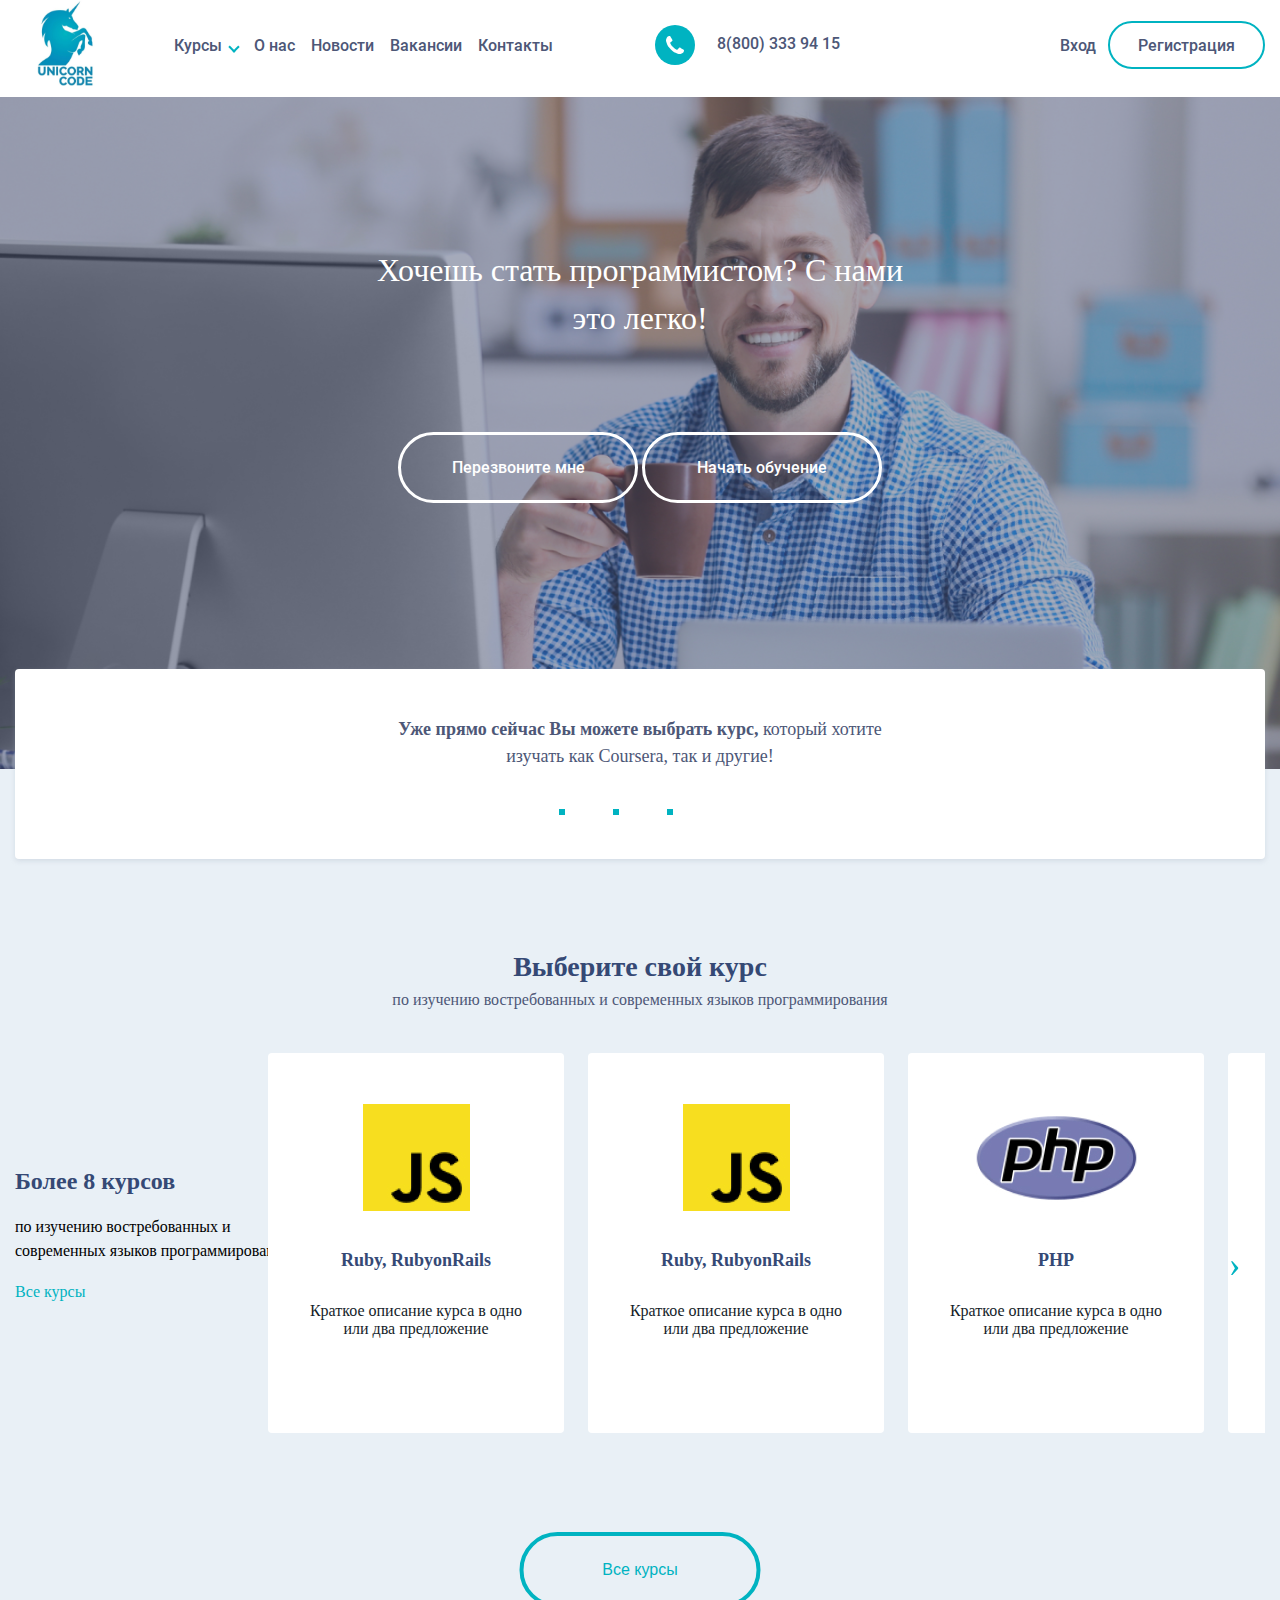
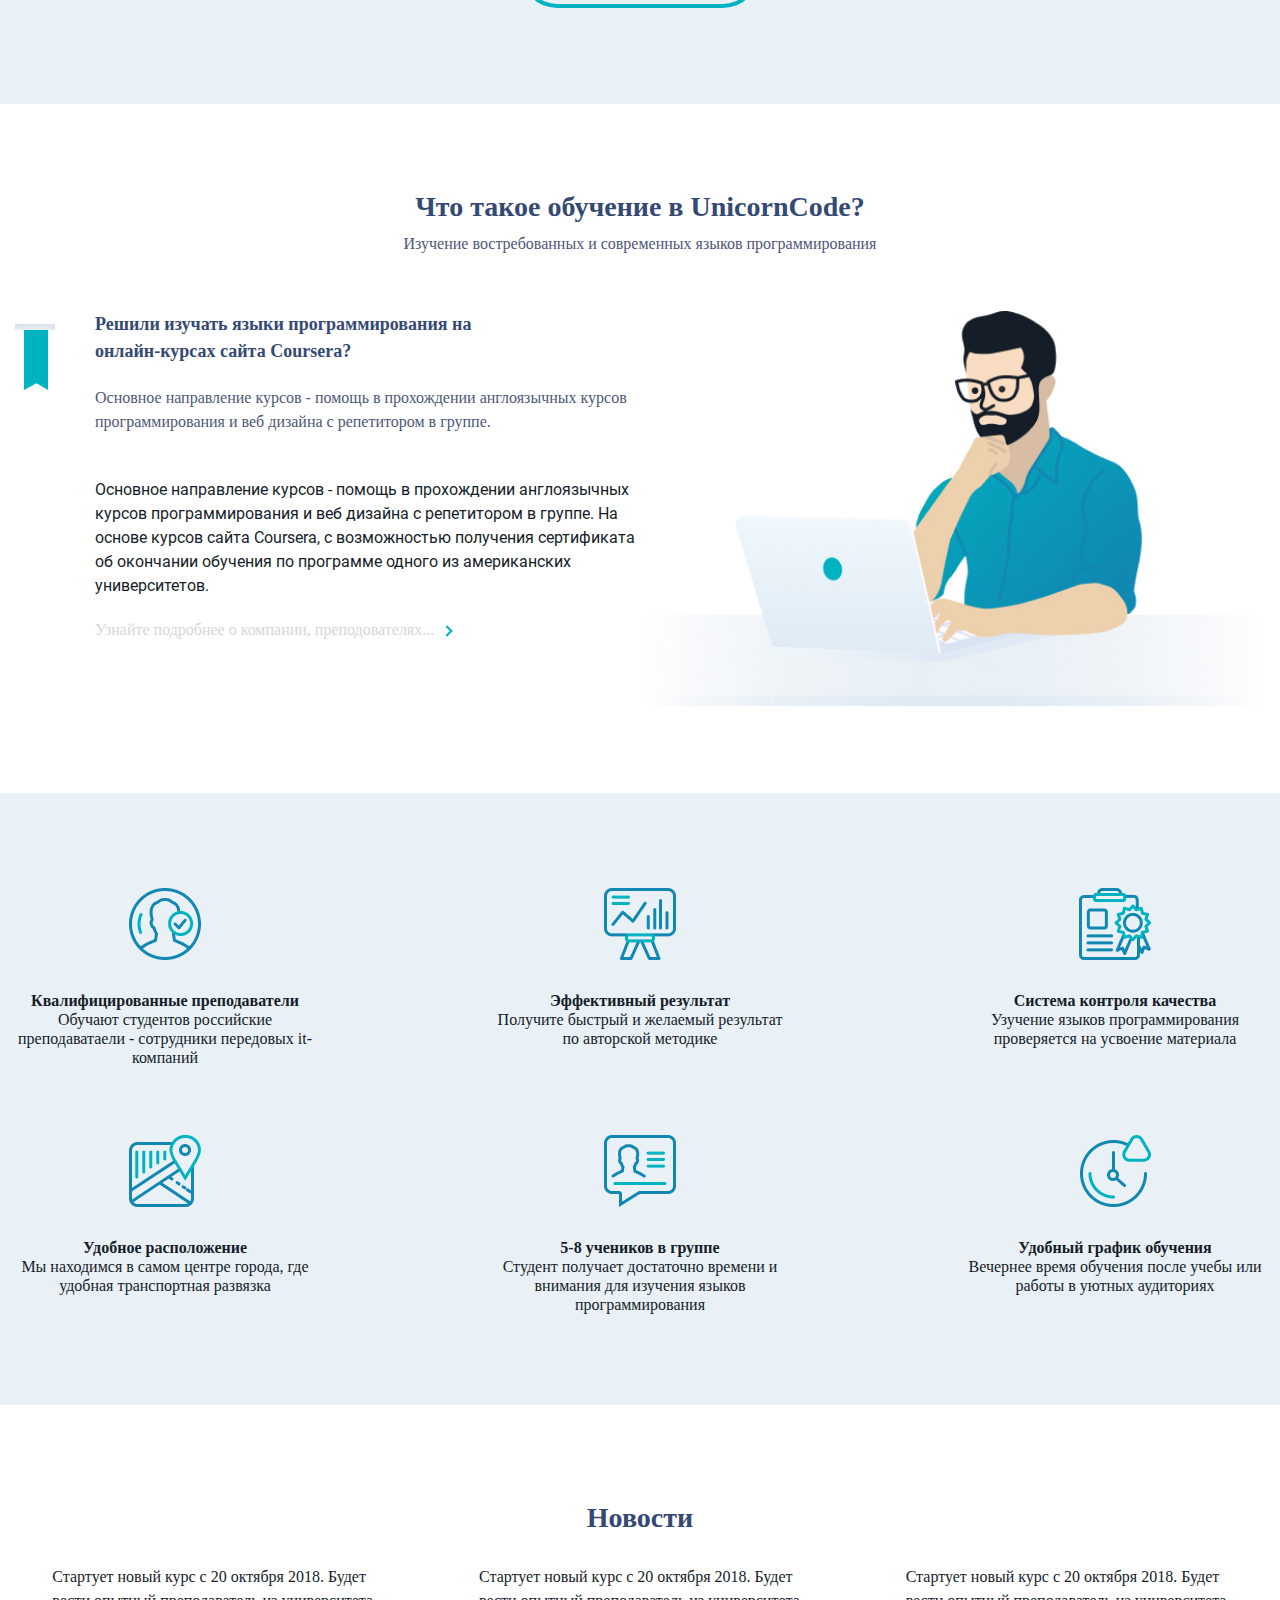
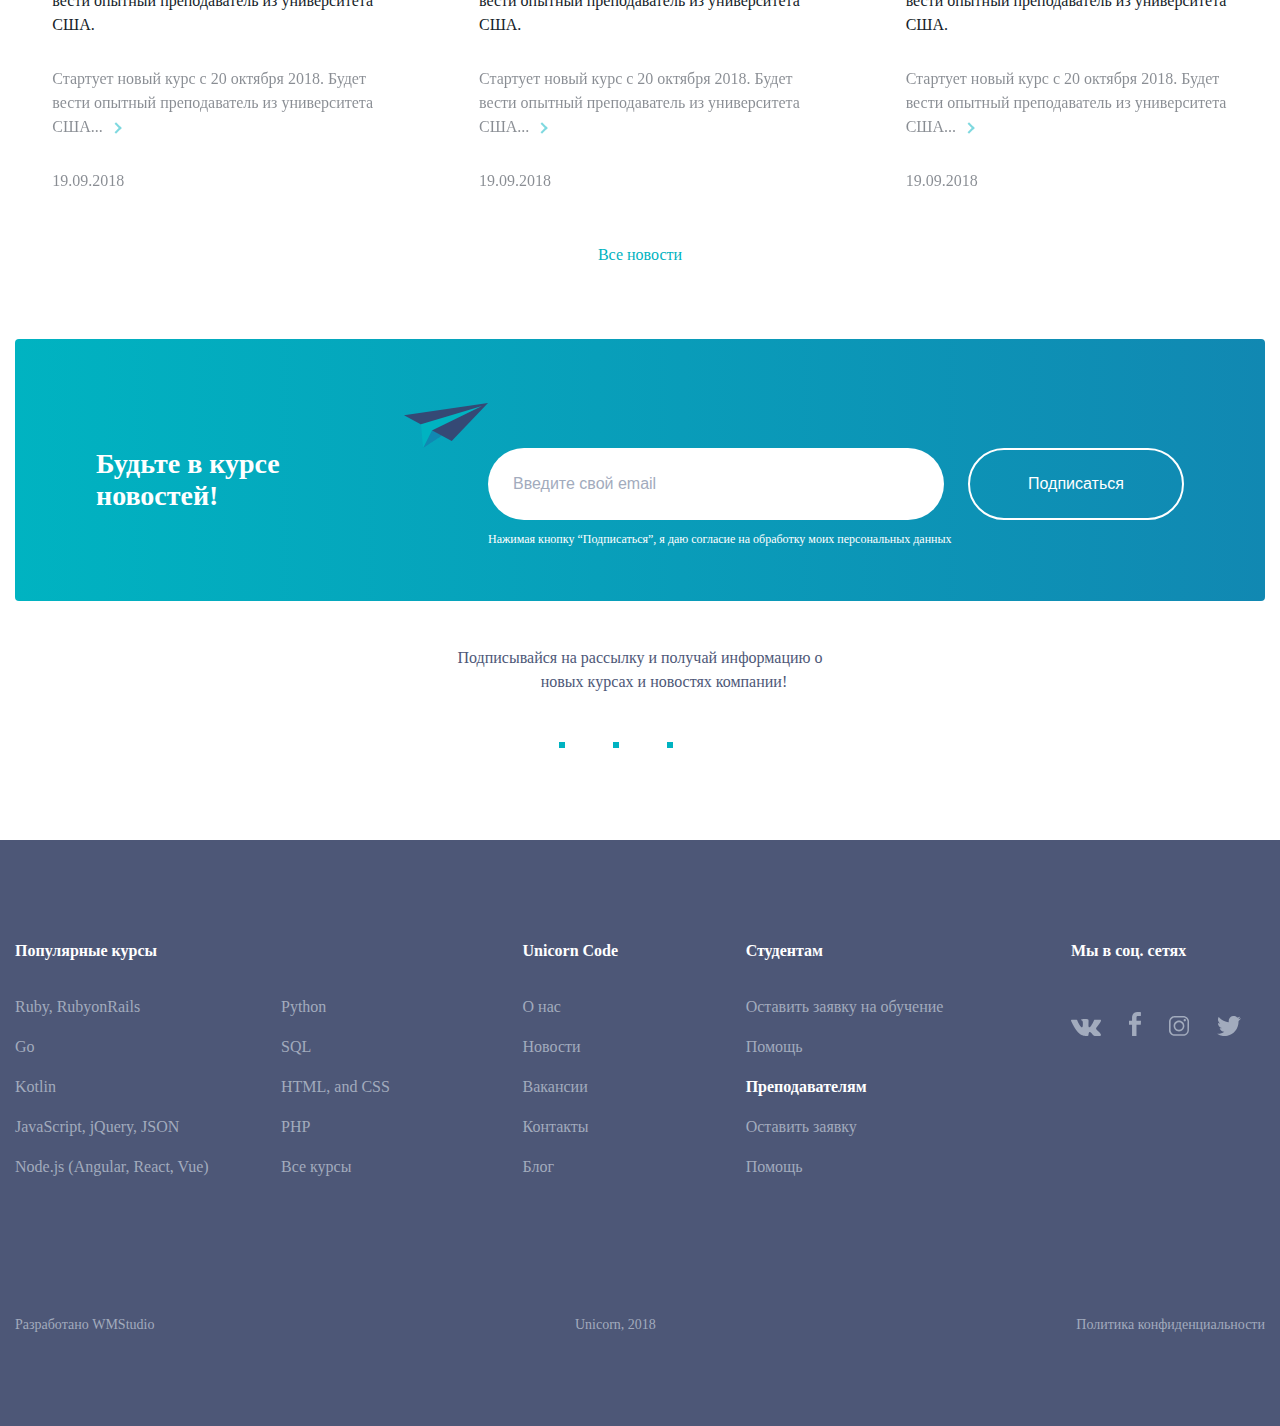
<file: index.html>
<!doctype html>
<html>
<head>
    <meta charset="UTF-8">
    <meta name="viewport"
          content="width=device-width, user-scalable=no, initial-scale=1.0,
          maximum-scale=1.0, minimum-scale=1.0">
    <meta http-equiv="X-UA-Compatible" content="ie=edge">
    <link rel="stylesheet" href="assets/css/owl.carousel.min.css">
    <link rel="stylesheet" href="assets/css/owl.theme.default.min.css">
    <link rel="stylesheet" href="assets/css/style.css">
    <title>Unicorn Code</title>
</head>
<body>

<header>
    <div class="container">

        <div class="mainParent">
            <a class="logo_h" href="/">
                <img class="logo" src="assets/img/logo.svg" alt="">
            </a>

            <div class="headerParent">
                <nav class="nav-h">
                    <a class="link-h main-c" href="#">Курсы</a>
                    <a class="link-h" href="#">О нас</a>
                    <a class="link-h" href="#">Новости</a>
                    <a class="link-h" href="#">Вакансии</a>
                    <a class="link-h" href="#">Контакты</a>
                </nav>
                <div class="mainLink">

                    <a class="call" href="tel:+78003339415">
                        8(800) 333 94 15
                    </a>

                    <div class="reg">
                        <a class="link-h" href="#">Вход</a>
                        <button class="btn">Регистрация</button>
                    </div>
                </div>
            </div>
        </div>
    </div>
</header>


<div class="wantprog">
    <img class="fone" src="assets/img/test.jpg" alt=""/>

    <div class="container">
        <div class="wantprog__parent">
            <p class="wantprogText">
                Хочешь стать программистом?
                С нами это легко!
            </p>


            <div class="buttons">
                <button class="btn btn-first">Перезвоните мне</button>
                <button class="btn btn-first">Начать обучение</button>
            </div>
        </div>
    </div>

    <div class="container mainInfoBox">
        <div class="takecurse">
            <p class="takecurse-title"><b>Уже прямо сейчас Вы можете выбрать курс,</b>
                который хотите изучать как Coursera, так и другие!</p>
            <div class="figure">
                <div class="figure-item"></div>
                <div class="figure-item"></div>
                <div class="figure-item"></div>
            </div>
        </div>
    </div>

</div>


<div class="curse">
    <div class="container">

        <div class="curse__item">
            <h2 class="curse__title">Выберите свой курс</h2>
            <div class="curse__text">
                по изучению востребованных и современных языков программирования
            </div>
        </div>

        <div class="choose__curse">
            <div class="curse__block-curse">
                <div class="take_curse curseFirst">
                    <h2 class="curse__title-curse-first">Более 8 курсов</h2>
                    <div class="curse__text-curse-first">
                        по изучению востребованных и современных языков программирования
                    </div>
                    <a class="curse__all" href="#">Все курсы</a>
                </div>
            </div>


            <div class=" owl-curse owl-carousel">
                <div class="curse__block">

                    <div class="take_curse">

                        <img class="curse__img" src="assets/img/js.jpg" alt="">
                        <h2 class="curse__title-curse">Ruby, RubyonRails</h2>
                        <div class="curse__text-curse">
                            Краткое описание курса в одно или два предложение
                        </div>

                    </div>

                    <div class="curse__block-hidden ">
                        <div class="curse__text-hidden">
                            Уровень: Начальный
                            Проведение курса: offline
                            Программа: 56 часов
                            Длительность: 2 месяца
                        </div>
                        <button class="btn-hidden">
                            Подробнее
                        </button>
                    </div>
                </div>


                <div class="curse__block">
                    <div class="take_curse">
                        <img class="curse__img" src="assets/img/js.jpg" alt="">
                        <h2 class="curse__title-curse">Ruby, RubyonRails</h2>
                        <div class="curse__text-curse">
                            Краткое описание курса в одно или два предложение
                        </div>
                    </div>
                    <div class="curse__block-hidden ">
                        <div class="curse__text-hidden">
                            Уровень: Начальный
                            Проведение курса: offline
                            Программа: 56 часов
                            Длительность: 2 месяца

                        </div>
                        <button class="btn-hidden">
                            Подробнее
                        </button>
                    </div>
                </div>

                <div class="curse__block">
                    <div class="take_curse">
                        <img class="curse__img" src="assets/img/php.jpg" alt="">
                        <h2 class="curse__title-curse">PHP</h2>
                        <div class="curse__text-curse">
                            Краткое описание курса в одно или два предложение
                        </div>
                    </div>
                    <div class="curse__block-hidden ">
                        <div class="curse__text-hidden">
                            Уровень: Начальный
                            Проведение курса: offline
                            Программа: 56 часов
                            Длительность: 2 месяца

                        </div>
                        <button class="btn-hidden">
                            Подробнее
                        </button>
                    </div>
                </div>

                <div class="curse__block">
                    <div class="take_curse">
                        <img class="curse__img" src="assets/img/js.jpg" alt="">
                        <h2 class="curse__title-curse">Ruby, RubyonRails</h2>
                        <div class="curse__text-curse">
                            Краткое описание курса в одно или два предложение
                        </div>
                    </div>

                    <div class="curse__block-hidden ">
                        <div class="curse__text-hidden">
                            Уровень: Начальный
                            Проведение курса: offline
                            Программа: 56 часов
                            Длительность: 2 месяца

                        </div>
                        <button class="btn-hidden">
                            Подробнее
                        </button>
                    </div>
                </div>


            </div>
        </div> <!-- choose__curse -->
        <button class="btn__curse">Все курсы</button>
    </div> <!-- container -->
</div> <!-- curse -->


<div class="training">
    <div class="container">

        <div class="training__title">
            Что такое обучение в UnicornCode?
        </div>
        <div class="training__text">
            Изучение востребованных и современных языков программирования
        </div>


        <div class="curse__inner">

            <div class="training__curse_title">
                Решили изучать языки программирования на онлайн-курсах сайта Coursera?
            </div>

            <div class="training__curse_text">
                Основное направление курсов - помощь в прохождении англоязычных
                курсов программирования и веб дизайна с репетитором в группе.
            </div>
            <div class="training_block">
                Основное направление курсов - помощь в прохождении англоязычных
                курсов программирования и веб дизайна с репетитором в группе.
                На основе курсов сайта Coursera, c возможностью получения
                сертификата об окончании обучения по программе одного из
                американских университетов.
            </div>

            <div class="training_prep">
                Узнайте подробнее о компании, преподователях...
            </div>

        </div>
        <img class="training__img" src="assets/img/training.jpg" alt="">
    </div>
</div>


<div class="review">
    <div class="container">


        <div class="review__block">

            <div class="review__web">

                <img class="review__img" src="assets/img/icon.png" alt="">
                <div class="reivew__text">
                    <b>Квалифицированные преподаватели</b></br>
                    Обучают студентов российские преподаватаели -
                    сотрудники передовых it-компаний
                </div>

            </div>

            <div class="review__web">

                <img class="review__img" src="assets/img/icon2.png" alt="">
                <div class="reivew__text">
                    <b>Эффективный результат</b></br>
                    Получите быстрый и желаемый результат
                    по авторской методике
                </div>

            </div>


            <div class="review__web">

                <img class="review__img" src="assets/img/icon3.png" alt="">
                <div class="reivew__text">
                    <b>Система контроля качества</b></br>
                    Узучение языков программирования проверяется
                    на усвоение материала
                </div>

            </div>

            <div class="review__web">

                <img class="review__img" src="assets/img/icon4.png" alt="">
                <div class="reivew__text">
                    <b>Удобное расположение</b></br>

                    Мы находимся в самом центре города,
                    где удобная транспортная развязка
                </div>

            </div>

            <div class="review__web">

                <img class="review__img" src="assets/img/icon5.png" alt="">
                <div class="reivew__text">
                    <b>5-8 учеников в группе</b></br>

                    Студент получает достаточно времени и
                    внимания для изучения языков программирования
                </div>

            </div>

            <div class="review__web">

                <img class="review__img" src="assets/img/icon6.png" alt="">
                <div class="reivew__text">
                    <b>Удобный график обучения</b></br>

                    Вечернее время обучения после учебы или
                    работы в уютных аудиториях
                </div>

            </div>

        </div>
    </div> <!-- review__block-->
</div>

<div class="news">
    <div class="container">
        <div class="news__title">Новости</div>

        <div class="news__block">
            <div class="news__block__news">
                <div class="blog_1">
                Стартует новый курс с 20 октября 2018.
                Будет вести опытный преподаватель из университета США.
                </div>
                <div class="block_2">
                    Стартует новый курс с 20 октября 2018.
                    Будет вести опытный преподаватель из университета США...
                </div>
                <div class="block_3">19.09.2018</div>

            </div>


            <div class="news__block__news">
                <div class="blog_1">
                Стартует новый курс с 20 октября 2018.
                Будет вести опытный преподаватель из университета США.
                </div>
                <div class="block_2">
                    Стартует новый курс с 20 октября 2018.
                    Будет вести опытный преподаватель из университета США...
                </div>
                <div class="block_3">19.09.2018</div>
            </div>

            <div class="news__block__news">
                <div class="blog_1">
                Стартует новый курс с 20 октября 2018.
                Будет вести опытный преподаватель из университета США.
                </div>
                <div class="block_2">
                    Стартует новый курс с 20 октября 2018.
                    Будет вести опытный преподаватель из университета США...
                </div>
                <div class="block_3">19.09.2018</div>
            </div>

        </div> <!-- news__block" -->
        <div class="newsLink">
                <a class="news__all" href="/">
                    Все новости
                </a>
        </div>

        <div class="news__rectangle">

            <div class="news__rectangle_title">
                <h2 class="news__title_text">Будьте в курсе новостей!</h2>
            </div>

            <div class="rectangle__content">
                <input class="news__email" type="email" value="Введите свой email">
                <button type="button" class="btn__subscribe">Подписаться</button>
                <p class="rectangle__text">Нажимая кнопку “Подписаться”, я даю согласие на
                    обработку моих персональных данных</p>
            </div>

        </div>


        <div class="last__title">Подписывайся на рассылку и получай информацию о
            новых курсах и новостях компании!
        </div>
        <div class="figure">
            <div class="figure-item"></div>
            <div class="figure-item"></div>
            <div class="figure-item"></div>
        </div>
    </div>
</div>


<footer>
    <div class="container">
        <div class="footer__content">
            <div class="footer__curse">
                <h2 class="footer__title">Популярные курсы</h2>

                <div class="footerLink">
                    <ul>
                        <li><a class="footerTransition" href="/">Ruby, RubyonRails</a></li>
                        <li><a class="footerTransition" href="/">Python</a></li>
                        <li><a class="footerTransition" href="/">Go</a></li>
                        <li><a class="footerTransition" href="/">SQL</a></li>
                        <li><a class="footerTransition" href="/">Kotlin</a></li>
                        <li><a class="footerTransition" href="/">HTML, and CSS</a></li>
                        <li><a class="footerTransition" href="/">JavaScript, jQuery, JSON</a></li>
                        <li><a class="footerTransition" href="/">PHP</a></li>
                        <li><a class="footerTransition" href="/">Node.js (Angular, React, Vue)</a></li>
                        <li><a class="footerTransition" href="/">Все курсы</a></li>
                    </ul>
                </div>

            </div>


            <div class="footer__curse">
                <h2 class="footer__title">Unicorn Code</h2>
                <div class="footerLink">
                    <ul>
                        <li><a class="footerTransition" href="/">О нас</a></li>
                        <li><a class="footerTransition" href="/">Новости</a></li>
                        <li><a class="footerTransition" href="/">Вакансии</a></li>
                        <li><a class="footerTransition" href="/">Контакты</a></li>
                        <li><a class="footerTransition" href="/">Блог</a></li>
                    </ul>
                </div>
            </div>

            <div class="footer__curse">
                <h2 class="footer__title">Студентам</h2>
                <div class="footerLink">
                    <ul>
                        <li><a class="footerTransition" href="/">Оставить заявку на обучение</a></li>
                        <li><a class="footerTransition" href="/">Помощь</a></li>
                        <h2 class="footer__title">Преподавателям</h2>
                        <li><a class="footerTransition" href="/">Оставить заявку</a></li>
                        <li><a class="footerTransition" href="/">Помощь</a></li>
                    </ul>
                </div>
            </div>


            <div class="footer__curse">
                <h2 class="footer__title mb-40">Мы в соц. сетях</h2>
                <div class="footerLink">

                    <a class="footerTransition" href="/">
                        <img src="assets/img/vk.svg" alt="">
                    </a>


                    <a class="footerTransition" href="/">
                        <img src="assets/img/facebook.svg" alt="/">
                    </a>


                    <a class="footerTransition" href="">
                        <img src="assets/img/instagram.svg" alt="/">
                    </a>


                    <a class="footerTransition" href="">
                        <img src="assets/img/twitter.svg" alt="/">
                    </a>


                </div>

            </div>
        </div>


        <div class="footer__last">
            <a class="footerTransition" href="/">
                Разработано WMStudio
            </a>

            <a class="footerTransition" href="/">
                Unicorn, 2018
            </a>

            <a class="footerTransition" href="/">
                Политика конфиденциальности
            </a>
        </div>

    </div>
</footer>

<script src="assets/js/jquery-3.5.1.min.js"></script>
<script src="assets/js/owl.carousel.min.js"></script>
<script src="assets/js/app.js"></script>
</body>
</html>
</file>
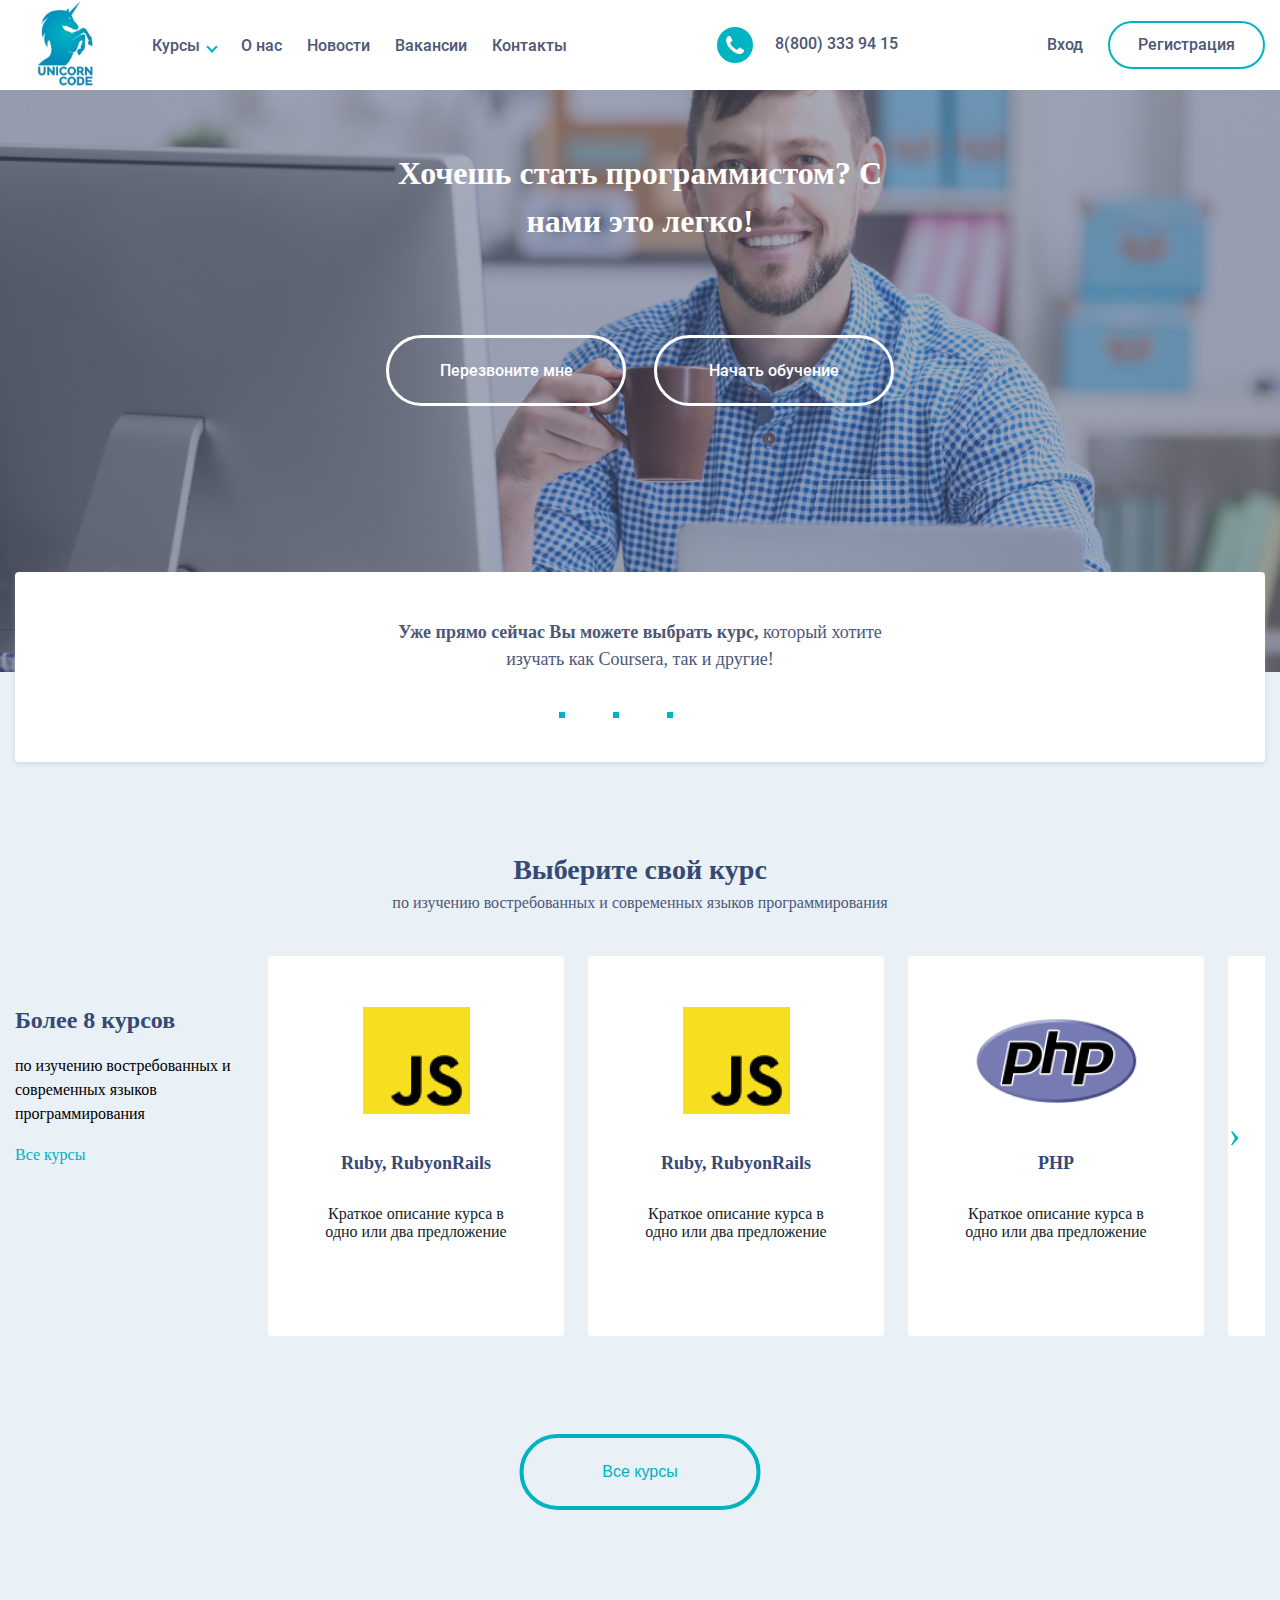
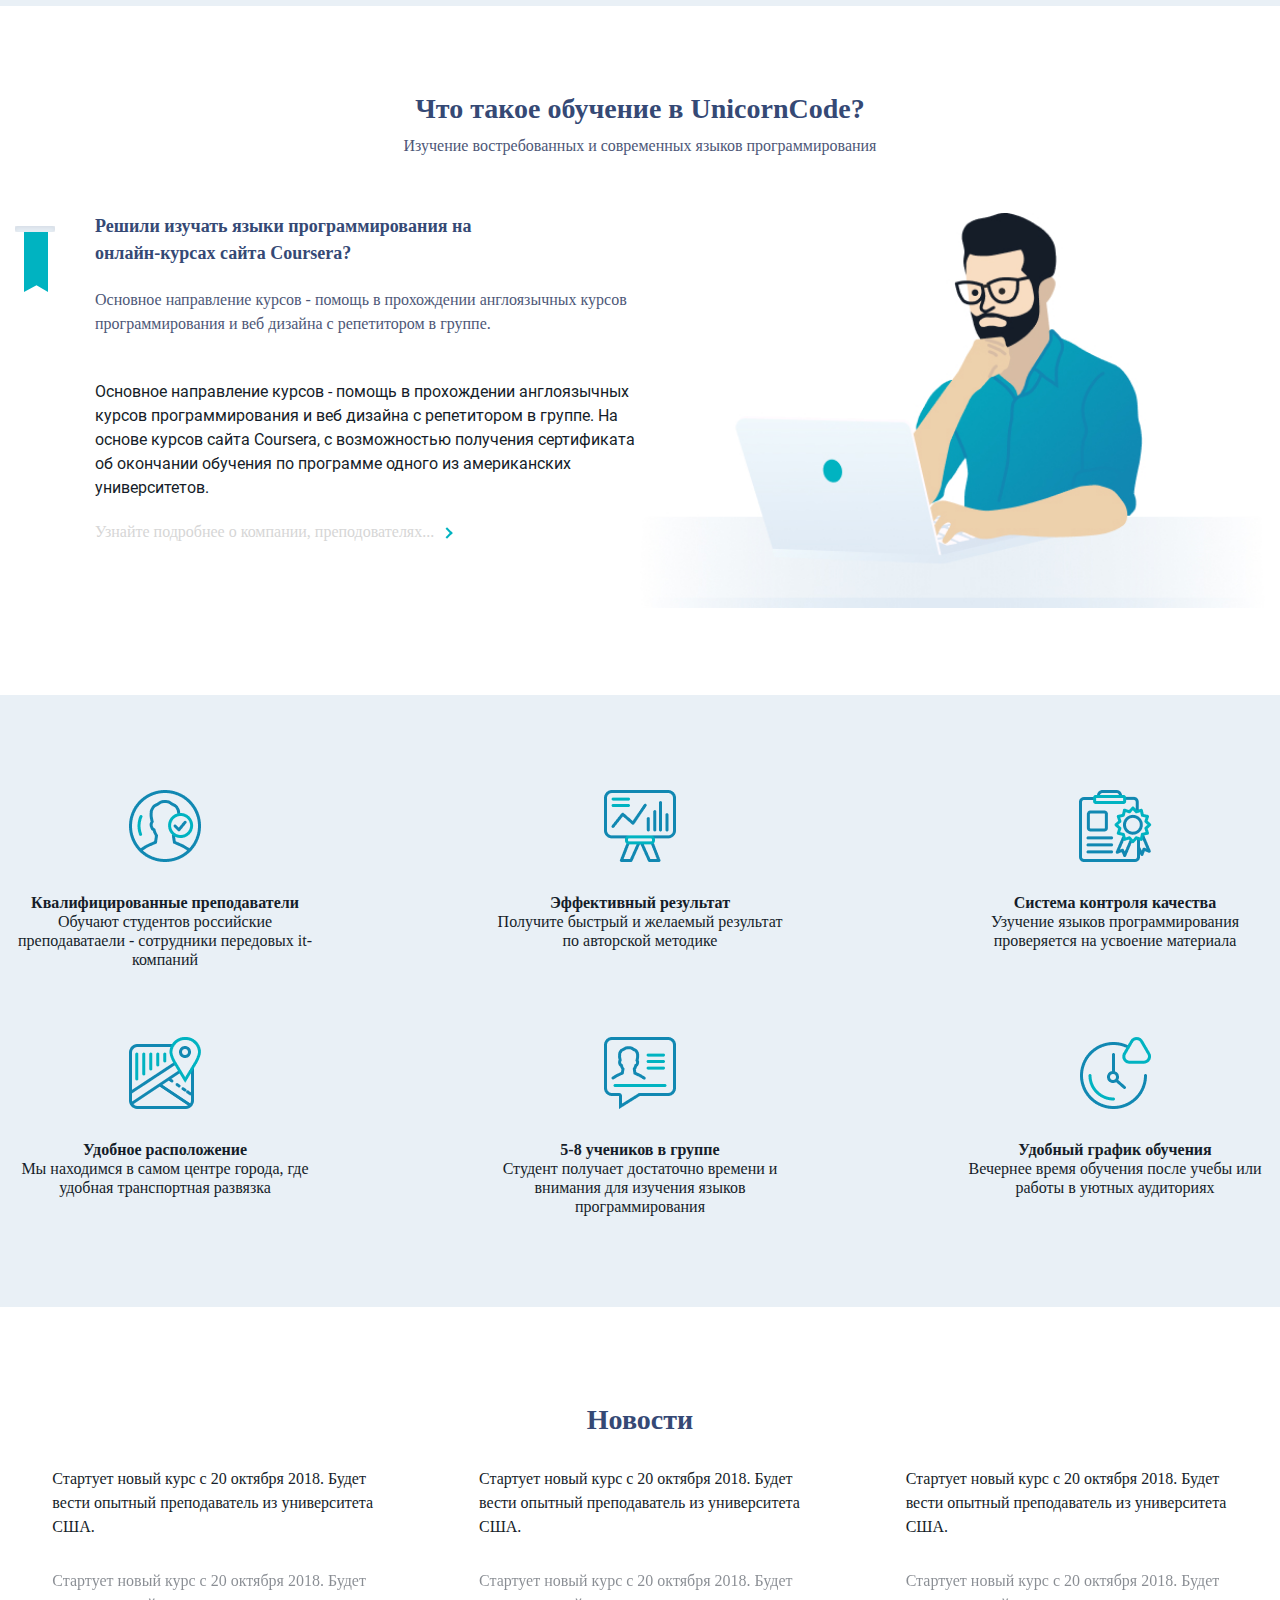
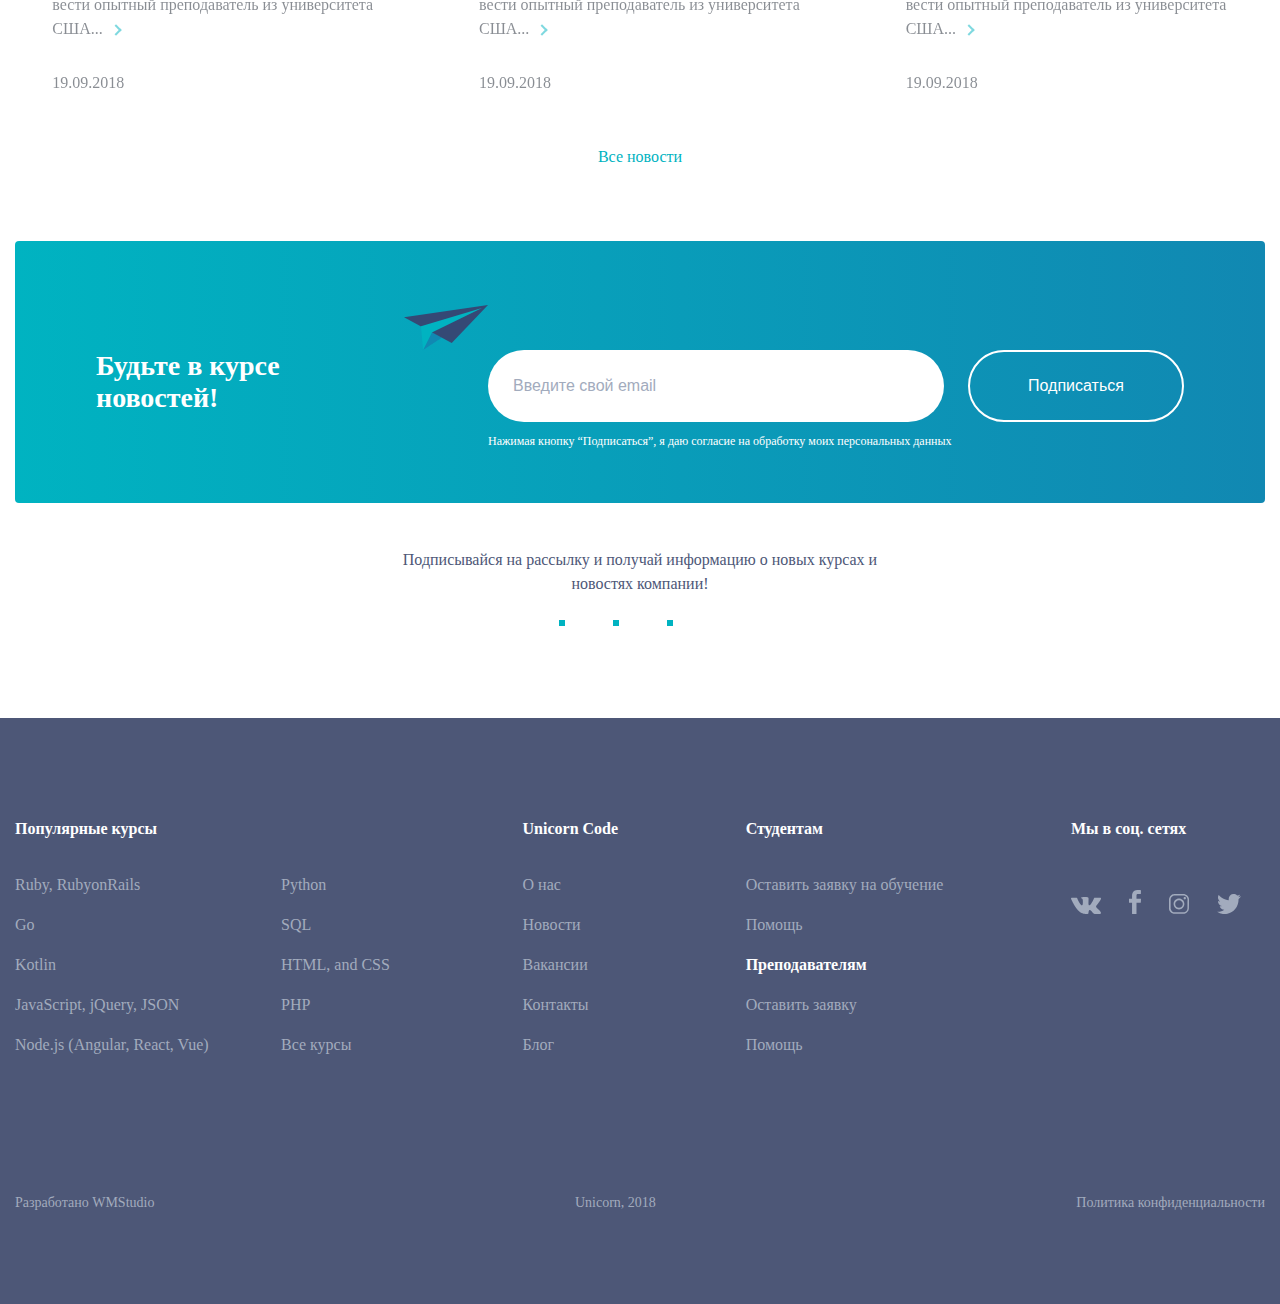
<file: project.local/index.html>
<!doctype html>
<html>
<head>
    <meta charset="UTF-8">
    <meta name="viewport"
          content="width=device-width, user-scalable=no, initial-scale=1.0,
          maximum-scale=1.0, minimum-scale=1.0">
    <meta http-equiv="X-UA-Compatible" content="ie=edge">
    <link rel="stylesheet" href="assets/css/owl.carousel.min.css">
    <link rel="stylesheet" href="assets/css/owl.theme.default.min.css">
    <link rel="stylesheet" href="assets/css/style.css">
    <title>Unicorn Code</title>
</head>
<body>

<header id="header">
    <div class="container">
        <div class="mainParent">
            <a class="logo_h" href="/">
                <img class="logo" src="assets/img/logo.svg" alt="">
            </a>

            <div class="headerParent">
                <div class="headerLink">

                    <nav class="nav-h" id="nav-h">
                        <ul>
                            <li><a class="link-h main-c" href="#">Курсы</a></li>
                            <li><a class="link-h" href="#">О нас</a></li>
                            <li><a class="link-h" href="#">Новости</a></li>
                            <li><a class="link-h" href="#">Вакансии</a></li>
                            <li><a class="link-h" href="#">Контакты</a></li>
                            <li><a class="link-h hiddenbtn" href="#">Вход</a></li>
                            <li><a class="link-h hiddenbtn" href="#">Регистрация</a></li>
                        </ul>
                    </nav>

                    <a class="call" href="tel:+78003339415">
                        8(800) 333 94 15
                    </a>
                </div>

                <div class="reg">
                    <a class="link-h" href="#">Вход</a>
                    <button class="btn">Регистрация</button>
                </div>

            </div>
            <button class="burger" type="button" id="navToggle">
                <span class="burger__item"></span>
            </button>
        </div>
    </div>
</header>


<div class="wantprog" id="wantprog">
    <img class="fone" src="assets/img/test.jpg" alt=""/>

    <div class="container">
        <div class="wantprog__parent">
            <h1 class="wantprogText">
                Хочешь стать программистом?
                С нами это легко!
            </h1>

            <div class="buttons">
                <button class="btn btn-first">Перезвоните мне</button>
                <button class="btn btn-first">Начать обучение</button>
            </div>
        </div>
    </div>

    <div class="container mainInfoBox">
        <div class="takecurse">
            <p class="takecurse-title"><b>Уже прямо сейчас Вы можете выбрать курс,</b>
                который хотите изучать как Coursera, так и другие!</p>
            <div class="figure">
                <div class="figure-item"></div>
                <div class="figure-item"></div>
                <div class="figure-item"></div>
            </div>
        </div>
    </div>

</div>


<div class="curse">
    <div class="container">

        <div class="curse__item">
            <h2 class="curse__title">Выберите свой курс</h2>
            <div class="curse__text">
                по изучению востребованных и современных языков программирования
            </div>
        </div>

        <div class="choose__curse">
            <div class="curse__block-curse">
                <div class="take_curse curseFirst">
                    <h2 class="curse__title-curse-first">Более 8 курсов</h2>
                    <div class="curse__text-curse-first">
                        по изучению востребованных и современных языков программирования
                    </div>
                    <a class="curse__all" href="#">Все курсы</a>
                </div>
            </div>

            <div class=" owl-curse owl-carousel">
                <div class="curse__block">

                    <div class="take_curse">

                        <img class="curse__img" src="assets/img/js.jpg" alt="">
                        <h2 class="curse__title-curse">Ruby, RubyonRails</h2>
                        <div class="curse__text-curse">
                            Краткое описание курса в одно или два предложение
                        </div>

                    </div>

                    <div class="curse__block-hidden ">
                        <div class="curse__text-hidden">
                            Уровень: Начальный
                            Проведение курса: offline
                            Программа: 56 часов
                            Длительность: 2 месяца
                        </div>
                        <button class="btn-hidden">
                            Подробнее
                        </button>
                    </div>
                </div>

                <div class="curse__block">
                    <div class="take_curse">
                        <img class="curse__img" src="assets/img/js.jpg" alt="">
                        <h2 class="curse__title-curse">Ruby, RubyonRails</h2>
                        <div class="curse__text-curse">
                            Краткое описание курса в одно или два предложение
                        </div>
                    </div>
                    <div class="curse__block-hidden ">
                        <div class="curse__text-hidden">
                            Уровень: Начальный
                            Проведение курса: offline
                            Программа: 56 часов
                            Длительность: 2 месяца

                        </div>
                        <button class="btn-hidden">
                            Подробнее
                        </button>
                    </div>
                </div>

                <div class="curse__block">
                    <div class="take_curse">
                        <img class="curse__img" src="assets/img/php.jpg" alt="">
                        <h2 class="curse__title-curse">PHP</h2>
                        <div class="curse__text-curse">
                            Краткое описание курса в одно или два предложение
                        </div>
                    </div>
                    <div class="curse__block-hidden ">
                        <div class="curse__text-hidden">
                            Уровень: Начальный
                            Проведение курса: offline
                            Программа: 56 часов
                            Длительность: 2 месяца

                        </div>
                        <button class="btn-hidden">
                            Подробнее
                        </button>
                    </div>
                </div>

                <div class="curse__block">
                    <div class="take_curse">
                        <img class="curse__img" src="assets/img/js.jpg" alt="">
                        <h2 class="curse__title-curse">Ruby, RubyonRails</h2>
                        <div class="curse__text-curse">
                            Краткое описание курса в одно или два предложение
                        </div>
                    </div>

                    <div class="curse__block-hidden ">
                        <div class="curse__text-hidden">
                            Уровень: Начальный
                            Проведение курса: offline
                            Программа: 56 часов
                            Длительность: 2 месяца

                        </div>
                        <button class="btn-hidden">
                            Подробнее
                        </button>
                    </div>
                </div>


            </div>
        </div> <!-- choose__curse -->
        <button class="btn__curse">Все курсы</button>
    </div> <!-- container -->
</div> <!-- curse -->


<div class="training">
    <div class="container">

        <div class="training__title">
            Что такое обучение в UnicornCode?
        </div>
        <div class="training__text">
            Изучение востребованных и современных языков программирования
        </div>

        <div class="curseParent">
            <div class="curse__inner">

                <div class="training__curse_title">
                    Решили изучать языки программирования на онлайн-курсах сайта Coursera?
                </div>

                <div class="training__curse_text">
                    Основное направление курсов - помощь в прохождении англоязычных
                    курсов программирования и веб дизайна с репетитором в группе.
                </div>
                <div class="training_block">
                    Основное направление курсов - помощь в прохождении англоязычных
                    курсов программирования и веб дизайна с репетитором в группе.
                    На основе курсов сайта Coursera, c возможностью получения
                    сертификата об окончании обучения по программе одного из
                    американских университетов.
                </div>

                <div class="training_prep">
                    Узнайте подробнее о компании, преподователях...
                </div>
            </div>

            <img class="training__img" src="assets/img/training.jpg" alt="">
        </div>
    </div>
</div>


<div class="review">
    <div class="container">
        <div class="review__block">
            <div class="review__web">

                <img class="review__img" src="assets/img/icon.png" alt="">
                <div class="reivew__text">
                    <h4>Квалифицированные преподаватели</h4>
                    Обучают студентов российские преподаватаели -
                    сотрудники передовых it-компаний
                </div>
            </div>

            <div class="review__web">

                <img class="review__img" src="assets/img/icon2.png" alt="">
                <div class="reivew__text">
                    <h4>Эффективный результат</h4>
                    Получите быстрый и желаемый результат
                    по авторской методике
                </div>
            </div>


            <div class="review__web">

                <img class="review__img" src="assets/img/icon3.png" alt="">
                <div class="reivew__text">
                    <h4>Система контроля качества</h4>
                    Узучение языков программирования проверяется
                    на усвоение материала
                </div>
            </div>

            <div class="review__web">

                <img class="review__img" src="assets/img/icon4.png" alt="">
                <div class="reivew__text">
                    <h4>Удобное расположение</h4>

                    Мы находимся в самом центре города,
                    где удобная транспортная развязка
                </div>
            </div>

            <div class="review__web">

                <img class="review__img" src="assets/img/icon5.png" alt="">
                <div class="reivew__text">
                    <h4>5-8 учеников в группе</h4>

                    Студент получает достаточно времени и
                    внимания для изучения языков программирования
                </div>
            </div>

            <div class="review__web">

                <img class="review__img" src="assets/img/icon6.png" alt="">
                <div class="reivew__text">
                    <h4>Удобный график обучения</h4>

                    Вечернее время обучения после учебы или
                    работы в уютных аудиториях
                </div>
            </div>
        </div>
    </div> <!-- review__block-->
</div>

<div class="news">
    <div class="container">
        <div class="news__title">Новости</div>

        <div class="news__block">
            <div class="news__block__news">
                <a href="/" class="newsLink"></a>

                <div class="blog_1">
                    Стартует новый курс с 20 октября 2018.
                    Будет вести опытный преподаватель из университета США.
                </div>
                <div class="block_2">
                    Стартует новый курс с 20 октября 2018.
                    Будет вести опытный преподаватель из университета США...
                </div>
                <div class="block_3">19.09.2018</div>

            </div>


            <div class="news__block__news">
                <a href="/" class="newsLink"></a>
                <div class="blog_1">
                    Стартует новый курс с 20 октября 2018.
                    Будет вести опытный преподаватель из университета США.
                </div>
                <div class="block_2">
                    Стартует новый курс с 20 октября 2018.
                    Будет вести опытный преподаватель из университета США...
                </div>
                <div class="block_3">19.09.2018</div>

            </div>


            <div class="news__block__news">
                <a href="/" class="newsLink"></a>
                <div class="blog_1">
                    Стартует новый курс с 20 октября 2018.
                    Будет вести опытный преподаватель из университета США.
                </div>
                <div class="block_2">
                    Стартует новый курс с 20 октября 2018.
                    Будет вести опытный преподаватель из университета США...
                </div>
                <div class="block_3">19.09.2018</div>

            </div>

            <div class="newsAllLink">
                <a class="news__all" href="/">
                    Все новости
                </a>
            </div>

        </div> <!-- news__block" -->


        <div class="news__rectangle">
            <div class="news__rectangle_title">
                <h2 class="news__title_text">Будьте в курсе новостей!</h2>
            </div>

            <div class="rectangle__content">
                <input class="news__email" type="email" value="Введите свой email">
                <button type="button" class="btn__subscribe">Подписаться</button>
                <p class="rectangle__text">Нажимая кнопку “Подписаться”, я даю согласие на
                    обработку моих <a href="/">персональных данных</a></p>
            </div>
        </div>

        <div class="last__title">Подписывайся на рассылку и получай информацию о
            новых курсах и новостях компании!
        </div>
        <div class="figure">
            <div class="figure-item"></div>
            <div class="figure-item"></div>
            <div class="figure-item"></div>
        </div>
    </div>
</div>


<footer>
    <div class="container">
        <div class="footer__content">
            <div class="footer__curse">
                <h2 class="footer__title">Популярные курсы</h2>

                <div class="footerLink">
                    <ul>
                        <li><a class="footerTransition" href="/">Ruby, RubyonRails</a></li>
                        <li><a class="footerTransition" href="/">Python</a></li>
                        <li><a class="footerTransition" href="/">Go</a></li>
                        <li><a class="footerTransition" href="/">SQL</a></li>
                        <li><a class="footerTransition" href="/">Kotlin</a></li>
                        <li><a class="footerTransition" href="/">HTML, and CSS</a></li>
                        <li><a class="footerTransition" href="/">JavaScript, jQuery, JSON</a></li>
                        <li><a class="footerTransition" href="/">PHP</a></li>
                        <li><a class="footerTransition" href="/">Node.js (Angular, React, Vue)</a></li>
                        <li><a class="footerTransition" href="/">Все курсы</a></li>
                    </ul>
                </div>
            </div>

            <div class="footer__curse">
                <h2 class="footer__title">Unicorn Code</h2>
                <div class="footerLink">
                    <ul>
                        <li><a class="footerTransition" href="/">О нас</a></li>
                        <li><a class="footerTransition" href="/">Новости</a></li>
                        <li><a class="footerTransition" href="/">Вакансии</a></li>
                        <li><a class="footerTransition" href="/">Контакты</a></li>
                        <li><a class="footerTransition" href="/">Блог</a></li>
                    </ul>
                </div>
            </div>

            <div class="footer__curse">
                <h2 class="footer__title">Студентам</h2>
                <div class="footerLink">
                    <ul>
                        <li><a class="footerTransition" href="/">Оставить заявку на обучение</a></li>
                        <li><a class="footerTransition" href="/">Помощь</a></li>
                        <h2 class="footer__title">Преподавателям</h2>
                        <li><a class="footerTransition" href="/">Оставить заявку</a></li>
                        <li><a class="footerTransition" href="/">Помощь</a></li>
                    </ul>
                </div>
            </div>

            <div class="footer__curse">
                <h2 class="footer__title mb-40">Мы в соц. сетях</h2>
                <div class="footerLink">

                    <a class="footerTransition" href="/">
                        <img src="assets/img/vk.svg" alt="">
                    </a>


                    <a class="footerTransition" href="/">
                        <img src="assets/img/facebook.svg" alt="/">
                    </a>


                    <a class="footerTransition" href="">
                        <img src="assets/img/instagram.svg" alt="/">
                    </a>


                    <a class="footerTransition" href="">
                        <img src="assets/img/twitter.svg" alt="/">
                    </a>

                </div>
            </div>
        </div>

        <div class="footer__last">

            <a class="footerTransition" href="/">
                Разработано WMStudio
            </a>

            <a class="footerTransition" href="/">
                Unicorn, 2018
            </a>

            <a class="footerTransition" href="/">
                Политика конфиденциальности
            </a>

        </div>
    </div>
</footer>

<script src="assets/js/jquery-3.5.1.min.js"></script>
<script src="assets/js/owl.carousel.min.js"></script>
<script src="assets/js/app.js"></script>
</body>
</html>
</file>
<file: assets/css/style.css>
@font-face {
    font-family: 'Roboto-Bold';
    src: url('/assets/fonts/Roboto-Bold.eot');
    src: url('/assets/fonts/Roboto-Bold.eot?#iefix') format('embedded-opentype'),
    url('/assets/fonts/Roboto-Bold.svg#Roboto-Bold') format('svg'),
    url('/assets/fonts/Roboto-Bold.ttf') format('truetype'),
    url('/assets/fonts/Roboto-Bold.woff') format('woff'),
    url('/assets/fonts/Roboto-Bold.woff2') format('woff2');
    font-weight: normal;
    font-style: normal;

}


@font-face {
    font-family: 'Roboto-Regular';
    src: url('../fonts/Roboto-Regular.eot');
    src: url('../fonts/Roboto-Regular.eot?#iefix') format('embedded-opentype'),
    url('../fonts/Roboto-Regular.svg#Roboto-Regular') format('svg'),
    url('../fonts/Roboto-Regular.ttf') format('truetype'),
    url('../fonts/Roboto-Regular.woff') format('woff'),
    url('../fonts/Roboto-Regular.woff2') format('woff2');
    font-weight: normal;
    font-style: normal;
}

@font-face {
    font-family: 'RobotoSlab-Black';
    src: url('/assets/fonts/RobotoSlab-Black.eot');
    src: url('/assets/fonts/RobotoSlab-Black.eot?#iefix') format('embedded-opentype'),
    url('/assets/fonts/RobotoSlab-Black.svg#RobotoSlab-Black') format('svg'),
    url('/assets/fonts/RobotoSlab-Black.ttf') format('truetype'),
    url('/assets/fonts/RobotoSlab-Black.woff') format('woff'),
    url('/assets/fonts/RobotoSlab-Black.woff2') format('woff2');
    font-weight: normal;
    font-style: normal;
}

@font-face {
    font-family: 'Roboto-Medium';
    src: url('/assets/fonts/Roboto-Medium.eot');
    src: url('/assets/fonts/Roboto-Medium.eot?#iefix') format('embedded-opentype'),
    url('/assets/fonts/Roboto-Medium.svg#Roboto-Medium') format('svg'),
    url('/assets/fonts/Roboto-Medium.ttf') format('truetype'),
    url('/assets/fonts/Roboto-Medium.woff') format('woff'),
    url('/assets/fonts/Roboto-Medium.woff2') format('woff2');
    font-weight: normal;
    font-style: normal;
}



body {
    margin: 0;
    padding: 0;
    font-family: 'Roboto Regular';
}

* {
    box-sizing: border-box;

}



header {
    padding-bottom: 7px;
    display: flex;

}


.container {
    width: 100%;
    max-width: 1286px;
    padding: 0 15px;
    margin: 0 auto;
    display: block;
}

.mainParent {
    max-width: 1375px;
    width: 100%;
    display: flex;
    align-items: center;
}

.mainLink {
    width: 100%;
    max-width: 610px;
    display: flex;
    align-items: center;
}


.logo_h {
    display: inline-block;

    vertical-align: middle;
}

.logo {
    margin-right: 62px;
}

.nav-h {
    display: inline-block;
    vertical-align: middle;


}

.headerParent {
    max-width: 1370px;
    width: 100%;
    display: flex;
    justify-content: space-between;
    align-items: center;
}


.link-h{
    display: inline-block;
    vertical-align: middle;
    font-size: 16px;
    font-style: normal;
    color: #4D5777;
    text-decoration: none;
    margin-right: 12px;
    font-family: 'Roboto-Medium';

}


.main-c::after {
    content: "";

    display: inline-block;

    width: 6px;
    height: 6px;
    border-right: 2px solid #00B3C1;
    border-bottom: 2px solid #00B3C1;
    margin-left: 8px;
    transform: rotate(45deg);

}



.call {

    font-size: 16px;
    text-align: right;
    text-decoration: none;
    color: #4D5777;

    display: inline-block;
    font-family: 'Roboto-Medium';




}

.call::before {


    content: "";
    display: inline-block;
    vertical-align: middle;

    border-radius: 50%;
    padding: 20px;
    background-color: #00B3C1;
    margin-right: 18px;


    background-image: url(/assets/img/phone.svg);
    background-size: 18px;
    background-position: center center;
    background-repeat: no-repeat;


}


.reg {
    vertical-align: middle;
    margin-left: auto;
    display: flex;
    align-items: center;

}

.btn {
    max-width: 160px;
    width: 100%;
    border: 2px solid #00B3C1;
    box-sizing: border-box;
    border-radius: 100px;
    background-color: #fff;
    padding: 12.5px 28px;
    font-weight: 500;
    font-size: 16px;
    text-align: center;
    font-family: 'Roboto-Medium';
    color: #4D5777;
    outline: 0;
}

.btn:hover {
    background-color: #00B3C1;
    cursor: pointer;
    color: #fff;
    border: #00B3C1;

}

.wantprog {
    position: relative;
    padding-top: 52.5%;

}

.wantprog__parent {
    top: 50%;
    left: 50%;
    display: block;
    text-align: center;
    transform: translate(-50%, -50%);
    position: absolute;
    z-index: 1;
    padding-bottom: 117px;
}

.mainInfoBox {
    position: absolute;
    left: 50%;
    transform: translateX(-50%);
    bottom: -90px;
    z-index: 1;
}

.wantprogText {

    font-size: 32px;
    font-family: 'Roboto Slab';
    line-height: 1.5;
    color: #fff;
    text-align: center;
    max-width: 540px;
    width: 100%;

    margin: 0 auto 90px auto;

}


.fone {
    width: 100%;
    height: 100%;
    top: 0;
    left: 0;
    position: absolute;
    object-fit: cover;
}


.wantprog::after {
    content: "";
    background: #4d5777;
    position: absolute;
    display: inline-block;
    opacity: 0.5;
    top: 0;
    left: 0;
    width: 100%;
    height: 100%;

}

.buttons {
    text-align: center;
    margin: 0 12px;
}

.btn-first {
    max-width: 240px;
    width: 100%;
    padding: 23px 10px;
    border: 3px solid #fff;
    outline: none;
    background: transparent;
    font-size: 16px;
    text-align: center;
    color: #fff;

}

.btn-second {
    max-width: 240px;
    width: 100%;

    display: inline-block;
    vertical-align: middle;
    padding: 23px 10px;
    border: 3px solid #fff;
    box-sizing: border-box;

    outline: none;
    background: transparent;

    font-size: 16px;
    text-align: center;
    font-weight: 500;
    color: #fff;
}


.takecurse {
    max-width: 1256px;
    width: 100%;
    border-radius: 4px;
    background: #fff;
    position: relative;
    border-radius: 4px;
    box-shadow: 0px 2px 5px rgba(162, 171, 189, 0.3);
    padding: 47px 0px 44px;
    z-index: 1;
}

.takecurse-title {
    text-align: center;
    font-size: 18px;
    font-family: Roboto Slab;
    color: #4D5777;
    line-height: 1.5;
    position: relative;
    padding-bottom: 39px;
    margin: auto;

    max-width: 497px;
    width: 100%;
}


.figure {

    /*position: relative;*/
    /*top: 75%;*/
    display: flex;
    justify-content: center;
    margin-bottom: 0;

}


.figure-item {
    width: 5px;
    padding: 3px;
    background: #00B3C1;
    margin-right: 48px;

}



.curse {
    display: flex;
    background: #E9F0F6;
    padding-top: 177px;
    padding-bottom: 96px;
}

.curse__item {
    text-align: center;
    position: relative;
}


.curse__title {
    font-family: 'Roboto Slab';
    font-size: 28px;
    line-height: 1.5;
    text-align: center;
    color: #354975;
    margin: 0;
}

.curse__text {
    font-size: 16px;
    line-height: 1.5;
    text-align: center;
    color: #4D5777;
    margin-bottom: 41px;
}


.take_curse.curseFirst {
    position: absolute;
    max-width: 295px;
    width: 100%;
    z-index: 1;
}


.curse__title-curse {
    font-size: 18px;
    text-align: center;
    color: #354975;
    margin: 0;
    margin-bottom: 31px;
}


.curse__title-curse-first {
    color: #354975;
    margin: 0;
    margin-bottom: 20px;
}

.curse__text-curse-first  {
    text-align: left;
    font-weight: normal;
    font-size: 16px;
    line-height: 1.5;
    margin-bottom: 20px;
}

.curse__text-curse {
    font-size: 16px;
    text-align: center;

    color: #151D29;
    font-family: Roboto;
}


.curse__all {
    color: #00B3C1;
    text-decoration: none;
}


/* Блоки */
.owl-curse {
    width: calc(100% - 253px );
}


.owl-next, .owl-prev  {
    position: absolute;
    top: 40%;
    right: 1%;
    transform: translate(-40%, -1%);
    margin-right: calc(100% - 99%);


}

.owl-carousel .owl-nav button.owl-next, .owl-carousel .owl-nav button.owl-prev, .owl-carousel button.owl-dot {
    font-size: 35px;
    color: #00B3C1;
}

.disabled {
    display: none;
}

.curse__block {
    position: relative;
    width: 296px;
    height: 380px;
    background: #fff;
    border-radius: 4px;
    text-align: center;

}

.take_curse {
    padding-top: 51px;
    width: 100%;
    max-width: 215px;
    margin: auto;
}

.curse__block-hidden:hover {
    opacity: 1;
    z-index: 2;
}

.curse__block-hidden {
    position: absolute;
    opacity: 0;
    background-color: #fff;
    background: linear-gradient(180deg, #00B3C1 0%, #1188B2 100%);
    top: 0;
    left: 0;
    height: 100%;
    z-index: 1;
    padding-top: 65px;
}

.curse__block.hidden:hover {
    background: linear-gradient(180deg, #00B3C1 0%, #1188B2 100%);
    opacity: 1;
}

.curse__text-hidden {
    color: #fff;
    text-align: center;
    margin: 0 auto;
    width: 85%;
    margin-bottom: 103px;
}


.btn-hidden {

    max-width: 160px;
    width: 100%;
    border: 2px solid #FFFFFF;
    background: transparent;
    border-radius: 100px;
    padding: 15px;
    color: #fff;
    cursor: pointer;
    font-weight: 500;
    font-size: 16px;

    outline: 0;
}



.choose__curse {
    display: flex;

}



.curse__block-curse {
    max-width: 295px;
    width: 100%;
    padding-top: 64px;
}

.owl-item {
    max-width: 296px;
    width: 100%;
}

.owl-curse .owl-item img {
    display: block;
    width: 163px;
    height: 107px;
    margin: 0 auto;
    margin-bottom: 39px;
    object-fit: contain;
}



.owl-carousel .owl-stage-outer {
    margin-bottom: 81px;
}

.btn__curse {
    position: relative;
    left: 50%;
    transform: translate(-50%, 0);
    max-width: 241px;
    width: 100%;
    padding: 25px;
    border: 4px solid #00B3C1;
    box-sizing: border-box;
    border-radius: 100px;
    background-color: transparent;
    font-size: 16px;
    text-align: center;
    color: #00B3C1;
    cursor: pointer;
    outline: 0;

}

.btn__curse:hover {
    color: #fff;
    background: #00B3C1;

}


.training {
    padding: 87px 0;
    display: flex;
    font-size: 0;
}



.training__title {
    font-family: Roboto Slab;
    font-weight: bold;
    font-size: 28px;
    text-align: center;
    color: #354975;
    margin-bottom: 9px;
}

.training__text {
    font-size: 16px;
    line-height: 1.5;
    text-align: center;
    color: #4D5777;
    font-weight: normal;
    margin-bottom: 55px;
}

.training__img {
    width: 50%;
    display: inline-block;
    vertical-align: top;

}



.curse__inner {
    width: 50%;
    display: inline-block;
    background-image: url(/assets/img/block.svg), url(/assets/img/flag.svg);
    background-position: left 4%, 1.5% 7%;
    background-repeat: no-repeat;
    padding-left: 80px;
    line-height: 1.5;
    vertical-align: top;

}


.training__curse_title {


    font-family: Roboto Slab;
    font-weight: bold;
    font-size: 18px;
    color: #354975;
    max-width: 439px;
    width: 100%;
    margin-bottom: 21px;



}

.training__curse_text {
    font-size: 16px;
    color: #4D5777;
    margin-bottom: 44px;

}

.training_block {
    font-size: 16px;
    font-family: 'Roboto-Regular';

    color: #151D29;
    font-weight: normal;
    font-style: normal;
    margin-bottom: 20px;
}

.training_prep {
    font-size: 16px;

    color: #D6D6D6;
}

.training_prep::after {
    content: "";

    display: inline-block;

    width: 6px;
    height: 6px;
    border-right: 2px solid #00B3C1;
    border-bottom: 2px solid #00B3C1;
    margin-left: 5px;
    transform: rotate(-45deg);
    cursor: pointer;
}




.review {
    background: #E9F0F6;
    display: flex;
    padding-top: 95px;
    padding-bottom: 24px;
}

.review__block {


    display: flex;
    flex-wrap: wrap;

    margin-left: -15px;
    margin-right: -15px;
    width: calc(100% + 30px);

    justify-content: space-between;
}

.review__web {

    text-align: center;

    width: 100%;
    display: inline-block;
    padding: 0 15px;
    margin-bottom: 67px;
    max-width: 330px;
}

.review__img {
    text-align: center;
    background: transparent;
    margin-bottom: 27px;
}


.reivew__text {
    font-size: 16px;
    line-height: 1.2;
    text-align: center;
    color: #151D29;
}

.news {
    padding: 92px 0;
}


.news__title {
    font-family: Roboto Slab;
    font-size: 28px;
    line-height: 1.5;
    text-align: center;
    color: #354975;
    font-weight: bold;
    margin-bottom: 26px;
}

.news__block {
    display: flex;
    flex-wrap: wrap;
    justify-content: space-around;
    margin-left: -15px;
    margin-right: -15px;
    width: calc(100% + 30px);

}

.news__block__news {
    display: inline-block;
    font-weight: normal;
    font-size: 16px;
    line-height: 1.5;
    text-align: left;
    max-width: 352px;
    padding: 0 15px;
    width: 33.33333%;
    color: #151D29;
    margin-bottom: 42px;
}

.blog_1 {
    margin-bottom: 20px;
}

.block_2 {
    opacity: .5;
    padding: 10px 0;
    margin-bottom: 10px;
}

.block_2:after {
    content: "";

    display: inline-block;

    width: 6px;
    height: 6px;
    border-right: 2px solid #00B3C1;
    border-bottom: 2px solid #00B3C1;
    margin-left: 5px;
    transform: rotate(-45deg);
    opacity: 1;
    cursor: pointer;

}

.block_3 {
    opacity: .5;
    padding: 10px 0;
}

.newsLink {
    text-align: center;
    margin-bottom: 74px;
}

.news__all {
    font-size: 16px;
    line-height: 1.2;
    color: #00B3C1;
    text-decoration: none;
    display: inline-block;

    text-align: center;
}

/* Rectangle */
.news__rectangle {

    max-width: 1256px;
    width: 100%;
    background: linear-gradient(90deg, #00B3C1 0%, #1188B2 100%);
    border-radius: 4px;
    margin-bottom: 45px;

    justify-content: space-between;

    padding: 0 81px;
    padding-top: 109px;
    padding-bottom: 43px;

    display: flex;

}


.news__rectangle_title {
    text-align: left;
    width: 100%;
    max-width: 245px;
}

.news__title_text {
    font-family: Roboto Slab;

    font-size: 28px;

    color: #FFFFFF;
    margin: 0;

}

.rectangle__content {
    width: 100%;
    display: inline-flex;
    flex-wrap: wrap;
    max-width: 696px;
    position: relative;

}

.rectangle__content::before {
    content: "";
    position: absolute;
    bottom: 100%;
    right: 100%;

    width: 85px;
    height: 45px;

    background-image: url("/assets/img/news__plane.svg");
    background-repeat: no-repeat;
    background-position: center;
    background-size: contain;



}

.news__email {
    border-radius: 100px;
    border: transparent;
    max-width: 456px;
    width: calc(100% - 240px);
    padding: 25px;
    font-size: 16px;
    color: #A2ABBD;
    outline: 0;
}


.btn__subscribe {
    max-width: 216px;
    width: 100%;
    padding: 25px;
    border: 2px solid #FFFFFF;
    border-radius: 100px;
    background: transparent;

    color: #fff;

    font-size: 16px;
    margin-left: 24px;
    cursor: pointer;
    outline: 0;
}

.btn__subscribe:hover {
    border: 1px solid #00B3C1;
}

.email__text {
    text-align: center;
    font-size: 12px;

    color: #FFFFFF;
    top: 56px;
}

.rectangle__text {
    font-size: 12px;
    line-height: 1.2;

    color: #FFFFFF;
    text-align: center;
}



/* Rectangle */



.last__title {
    font-size: 16px;
    line-height: 1.5;
    text-align: center;

    color: #4D5777;
    margin-bottom: 24px;
    white-space: pre-wrap
}


footer {
    background: #4D5777;
    padding: 91px 0;
}

.footer__content {
    display: flex;
    justify-content: space-between;
    margin-bottom: 111px;
}

.footer__content .footer__curse:first-child {
    max-width: 380px;
    width: 100%;

}

.footer__content .footer__curse:first-child .footerLink ul{
    display: flex;
    flex-wrap: wrap;
    width: 100%;
}

.footer__content .footer__curse:first-child li {
    width: 70%;
}

.footer__content .footer__curse:first-child li:nth-child(2n){
    width: 30%;
}

.footer__title {
    color: #fff;
    font-size: 16px;
    margin: 0;
}

.footer__curse {

    font-weight: bold;
    font-size: 16px;
    line-height: 2.5;

}

.footerLink ul {
    padding-left: 0;
}


.footerParent {
    display: flex;
}


li {
    list-style-type: none;
}


.footer__last {
    display: flex;
    flex-direction: row;
    justify-content: space-between;
    font-size: 14px;
    color: #A2ABBD;
}

.footerTransition {
    color: #A2ABBD;
    text-decoration: none;
    line-height: 1.5;
    font-style: normal;
    font-weight: normal;
    display: inline-block;
}

.footerTransition img {
    margin-right: 24px;
}

.mb-40 {
    margin-bottom: 40px;
}

/* media */


@media screen and (max-width: 1200px){
    .wantprog__parent {
        padding-bottom: 0;
    }

    .owl-carousel .owl-nav button.owl-next, .owl-carousel .owl-nav button.owl-prev, .owl-carousel button.owl-dot {
        display: none;
    }

    .curse__block {
        margin-bottom: 24px;
    }

    .owl-carousel .owl-stage-outer {
        display: flex;
    }

    .curse__inner {
        background-position: left 4%, 1.5% 6%;
    }
}

@media screen and (max-width: 980px) {
    .nav-h {
        display: none;
    }

    .wantprogText {
        font-size: 30px;
    }

    .btn-first {
        padding: 20px 10px;
    }

    .takecurse {
        padding: 30px 0 30px;
    }

    .curse__block {
        width: 290px;
    }

    .curse__inner {
        width: 40%;
        background-position: left 4%, 1.5% 5%;
    }

    .training__img {
        width: 60%;
    }

    .review__block {
        justify-content: center;
    }

    .footer__curse {
        font-size: 14px;
    }
}

@media screen and (max-width: 760px) {
    .wantprogText {
        font-size: 23px;
    }

    .buttons {
        display: flex;
    }

    .choose__curse {
        display: block;
    }

    .curse__block-curse {
        max-width: 295px;
        padding-bottom: 30%;
        padding-left: 43%;
    }
    .take_curse.curseFirst {
        padding: 0;
    }

    .owl-curse {
        width: calc(100% + 10px);
    }

    .no-js .owl-carousel, .owl-carousel.owl-loaded {
        display: block;
        padding-left: 87px;
    }

    .curse__inner {
        width: 100%;
        background-position: left 4%, 1.5% 5%;
        margin-bottom: 50px;
    }

    .training__img {
        width: 100%;
    }

    .news__rectangle {
        padding: 60px 0;
    }

    .news__title_text {
        font-size: 20px;
    }

    .rectangle__text {
        font-size: 11px;
    }

    .footer__content {
        display: block;
        max-width: 380px;
        width: 100%;
        margin: auto;
        margin-bottom: 50px;
    }

    .footer__curse {
        font-size: 20px;
    }

}
</file>
<file: project.local/assets/css/style.css>
@font-face {
    font-family: 'Roboto-Bold';
    src: url('/assets/fonts/Roboto-Bold.eot');
    src: url('/assets/fonts/Roboto-Bold.eot?#iefix') format('embedded-opentype'),
    url('/assets/fonts/Roboto-Bold.svg#Roboto-Bold') format('svg'),
    url('/assets/fonts/Roboto-Bold.ttf') format('truetype'),
    url('/assets/fonts/Roboto-Bold.woff') format('woff'),
    url('/assets/fonts/Roboto-Bold.woff2') format('woff2');
    font-weight: normal;
    font-style: normal;

}


@font-face {
    font-family: 'Roboto-Regular';
    src: url('../fonts/Roboto-Regular.eot');
    src: url('../fonts/Roboto-Regular.eot?#iefix') format('embedded-opentype'),
    url('../fonts/Roboto-Regular.svg#Roboto-Regular') format('svg'),
    url('../fonts/Roboto-Regular.ttf') format('truetype'),
    url('../fonts/Roboto-Regular.woff') format('woff'),
    url('../fonts/Roboto-Regular.woff2') format('woff2');
    font-weight: normal;
    font-style: normal;
}

@font-face {
    font-family: 'RobotoSlab-Black';
    src: url('/assets/fonts/RobotoSlab-Black.eot');
    src: url('/assets/fonts/RobotoSlab-Black.eot?#iefix') format('embedded-opentype'),
    url('/assets/fonts/RobotoSlab-Black.svg#RobotoSlab-Black') format('svg'),
    url('/assets/fonts/RobotoSlab-Black.ttf') format('truetype'),
    url('/assets/fonts/RobotoSlab-Black.woff') format('woff'),
    url('/assets/fonts/RobotoSlab-Black.woff2') format('woff2');
    font-weight: normal;
    font-style: normal;
}

@font-face {
    font-family: 'Roboto-Medium';
    src: url('/assets/fonts/Roboto-Medium.eot');
    src: url('/assets/fonts/Roboto-Medium.eot?#iefix') format('embedded-opentype'),
    url('/assets/fonts/Roboto-Medium.svg#Roboto-Medium') format('svg'),
    url('/assets/fonts/Roboto-Medium.ttf') format('truetype'),
    url('/assets/fonts/Roboto-Medium.woff') format('woff'),
    url('/assets/fonts/Roboto-Medium.woff2') format('woff2');
    font-weight: normal;
    font-style: normal;
}


body {
    margin: 0;
    padding: 0;
    font-family: 'Roboto Regular';

}



h1,h2,h3,h4,h5,h6 {
    margin: 0;
}

* {
    box-sizing: border-box;
}

header {
    display: flex;
    width: 100%;
    position: absolute;
    top: 0;
    left: 0;
    z-index: 1000;
    background: #fff;
}

body.modal-open {
    overflow: hidden;
}

header.fixed {
    position: fixed;
}

.headerLink {
    width: 100%;
    max-width: 800px;
    display: flex;
    justify-content: space-between;
    align-items: center;
}

.container {
    width: 100%;
    max-width: 1286px;
    padding: 0 15px;
    margin: 0 auto;
    display: block;
}

.mainParent {
    max-width: 1375px;
    width: 100%;
    justify-content: space-between;
    display: flex;
    align-items: center;
}

.mainLink {
    width: 100%;
    max-width: 610px;
    display: flex;
    align-items: center;
}

.logo_h {
    display: inline-block;
    vertical-align: middle;
}


.nav-h {
    display: inline-block;
    vertical-align: middle;
}

.nav-h ul {
    display: flex;
}

.nav-h ul:nth-child(5) {
    margin-right: auto;
}


.headerParent {
    max-width: 1184px;
    width: 100%;
    display: flex;
    /*!* margin-right: 62px; */
    justify-content: space-between;
    align-items: center;
}

.link-h {
    display: inline-block;
    vertical-align: middle;
    font-size: 16px;
    font-style: normal;
    color: #4D5777;
    text-decoration: none;
    margin-right: 25px;
    font-family: 'Roboto-Medium';

}


.main-c::after {
    content: "";

    display: inline-block;

    width: 6px;
    height: 6px;
    border-right: 2px solid #00B3C1;
    border-bottom: 2px solid #00B3C1;
    margin-left: 8px;
    transform: rotate(45deg);
}

.call {
    font-size: 16px;
    text-align: right;
    text-decoration: none;
    color: #4D5777;
    display: inline-block;
    font-family: 'Roboto-Medium';
    margin-right: 14px;

}

.call::before {

    content: "";
    display: inline-block;
    vertical-align: middle;

    border-radius: 50%;
    padding: 18px;
    background-color: #00B3C1;
    margin-right: 18px;

    background-image: url(/assets/img/phone.svg);
    background-size: 18px;
    background-position: center center;
    background-repeat: no-repeat;

}


.reg {
    vertical-align: middle;
    display: flex;
    align-items: center;

}

.btn {
    max-width: 160px;
    width: 100%;
    border: 2px solid #00B3C1;
    box-sizing: border-box;
    border-radius: 100px;
    background-color: #fff;
    padding: 12.5px 28px;
    font-weight: 500;
    font-size: 16px;
    text-align: center;
    font-family: 'Roboto-Medium';
    color: #4D5777;
    outline: 0;
}

.btn:hover {
    background-color: #00B3C1;
    cursor: pointer;
    color: #fff;
    border: #00B3C1;

}

.wantprog {
    position: relative;
    padding-top: 52.5%;

}

.wantprog__parent {
    top: 50%;
    left: 50%;
    display: block;
    text-align: center;
    transform: translate(-50%, -50%);
    position: absolute;
    z-index: 1;
    padding-bottom: 117px;
}

.mainInfoBox {
    position: absolute;
    left: 50%;
    transform: translateX(-50%);
    bottom: -90px;
    z-index: 1;
}

.wantprogText {

    font-size: 32px;
    font-family: 'Roboto Slab';
    line-height: 1.5;
    color: #fff;
    text-align: center;
    max-width: 540px;
    width: 100%;

    margin: 0 auto 90px auto;

}

.fone {
    width: 100%;
    height: 100%;
    top: 0;
    left: 0;
    position: absolute;
    object-fit: cover;
}

.wantprog::after {
    content: "";
    background: #4d5777;
    position: absolute;
    display: inline-block;
    opacity: 0.5;
    top: 0;
    left: 0;
    width: 100%;
    height: 100%;

}

.buttons {
    text-align: center;

}

.btn-first {
    max-width: 240px;
    width: 100%;
    padding: 23px 10px;
    border: 3px solid #fff;
    outline: none;
    background: transparent;
    font-size: 16px;
    margin: 0 12px;
    text-align: center;
    color: #fff;

}

.btn-second {
    max-width: 240px;
    width: 100%;

    display: inline-block;
    vertical-align: middle;
    padding: 23px 10px;
    border: 3px solid #fff;
    box-sizing: border-box;

    outline: none;
    background: transparent;

    font-size: 16px;
    text-align: center;
    font-weight: 500;
    color: #fff;
}

.takecurse {
    max-width: 1256px;
    width: 100%;
    border-radius: 4px;
    background: #fff;
    position: relative;
    border-radius: 4px;
    box-shadow: 0px 2px 5px rgba(162, 171, 189, 0.3);
    padding: 47px 0px 44px;
    z-index: 1;
}

.takecurse-title {
    text-align: center;
    font-size: 18px;
    font-family: Roboto Slab;
    color: #4D5777;
    line-height: 1.5;
    position: relative;
    padding-bottom: 39px;
    margin: auto;

    max-width: 497px;
    width: 100%;
}

.figure {

    display: flex;
    justify-content: center;
    margin-bottom: 0;

}

.figure-item {
    width: 5px;
    padding: 3px;
    background: #00B3C1;
    margin-right: 48px;
}


.curse {
    display: flex;
    background: #E9F0F6;
    padding-top: 177px;
    padding-bottom: 96px;
}

.curse__item {
    text-align: center;
    position: relative;
}

.curse__title {
    font-family: 'Roboto Slab';
    font-size: 28px;
    line-height: 1.5;
    text-align: center;
    color: #354975;
    margin: 0;
}

.curse__text {
    font-size: 16px;
    line-height: 1.5;
    text-align: center;
    color: #4D5777;
    margin-bottom: 41px;
}

.take_curse.curseFirst {
    max-width: none;
    width: 100%;
    text-align: left;
    z-index: 1;
}

.curse__title-curse {
    font-size: 18px;
    text-align: center;
    color: #354975;
    margin: 0;
    margin-bottom: 31px;
}

.curse__title-curse-first {
    color: #354975;
    margin: 0;
    margin-bottom: 20px;
    text-align: left;
}

.curse__text-curse-first {
    text-align: left;
    font-weight: normal;
    font-size: 16px;
    line-height: 1.5;
    margin-bottom: 20px;
}

.curse__text-curse {
    font-size: 16px;
    text-align: center;
    color: #151D29;
    font-family: Roboto;
    max-width: 182px;
    width: 100%;
    margin: auto;
}

.curse__all {
    color: #00B3C1;
    text-decoration: none;
}


/* Блоки */
.owl-curse {
    width: calc(100% - 253px);
}


.owl-next, .owl-prev {
    position: absolute;
    top: 40%;
    right: 1%;
    transform: translate(-40%, -1%);
    margin-right: calc(100% - 99%);


}

.owl-carousel .owl-nav button.owl-next, .owl-carousel .owl-nav button.owl-prev, .owl-carousel button.owl-dot {
    font-size: 35px;
    color: #00B3C1;
}

.disabled {
    display: none;
}

.curse__block {
    position: relative;
    width: 296px;
    height: 380px;
    background: #fff;
    border-radius: 4px;
    text-align: center;

}

.take_curse {
    padding-top: 51px;
    width: 100%;
    max-width: 215px;
    margin: auto;
}

.curse__block-hidden:hover {
    opacity: 1;
    z-index: 2;
}

.curse__block-hidden {
    position: absolute;
    opacity: 0;
    background-color: #fff;
    background: linear-gradient(180deg, #00B3C1 0%, #1188B2 100%);
    top: 0;
    left: 0;
    height: 100%;
    z-index: 1;
    padding-top: 65px;
}

.curse__block.hidden:hover {
    background: linear-gradient(180deg, #00B3C1 0%, #1188B2 100%);
    opacity: 1;
}

.curse__text-hidden {
    color: #fff;
    text-align: center;
    margin: 0 auto;
    width: 85%;
    margin-bottom: 103px;
}

.btn-hidden {

    max-width: 160px;
    width: 100%;
    border: 2px solid #FFFFFF;
    background: transparent;
    border-radius: 100px;
    padding: 15px;
    color: #fff;
    cursor: pointer;
    font-weight: 500;
    font-size: 16px;

    outline: 0;
}

.choose__curse {
    display: flex;
    margin-bottom: 80px;
}

.curse__block-curse {
    max-width: 295px;
    width: 100%;
}

.owl-item {
    max-width: 296px;
    width: 100%;
}

.owl-curse .owl-item img {
    display: block;
    width: 163px;
    height: 107px;
    margin: 0 auto;
    margin-bottom: 39px;
    object-fit: contain;
}

.btn__curse {
    position: relative;
    left: 50%;
    transform: translate(-50%, 0);
    max-width: 241px;
    width: 100%;
    padding: 25px;
    border: 4px solid #00B3C1;
    box-sizing: border-box;
    border-radius: 100px;
    background-color: transparent;
    font-size: 16px;
    text-align: center;
    color: #00B3C1;
    cursor: pointer;
    outline: 0;

}

.btn__curse:hover {
    color: #fff;
    background: #00B3C1;

}

.training {
    padding: 87px 0;
    display: flex;
    font-size: 0;
}

.training__title {
    font-family: Roboto Slab;
    font-weight: bold;
    font-size: 28px;
    text-align: center;
    color: #354975;
    margin-bottom: 9px;
}

.training__text {
    font-size: 16px;
    line-height: 1.5;
    text-align: center;
    color: #4D5777;
    font-weight: normal;
    margin-bottom: 55px;
}

.training__img {
    width: 50%;
    display: inline-block;
    vertical-align: top;

}

.curse__inner {
    width: 50%;
    display: inline-block;
    background-image: url(/assets/img/block.svg), url(/assets/img/flag.svg);
    background-position: left 4%, 1.5% 7%;
    background-repeat: no-repeat;
    padding-left: 80px;
    line-height: 1.5;
    vertical-align: top;

}

.training__curse_title {

    font-family: Roboto Slab;
    font-weight: bold;
    font-size: 18px;
    color: #354975;
    max-width: 439px;
    width: 100%;
    margin-bottom: 21px;

}

.training__curse_text {
    font-size: 16px;
    color: #4D5777;
    margin-bottom: 44px;

}

.training_block {
    font-size: 16px;
    font-family: 'Roboto-Regular';

    color: #151D29;
    font-weight: normal;
    font-style: normal;
    margin-bottom: 20px;
}

.training_prep {
    font-size: 16px;

    color: #D6D6D6;
}

.training_prep::after {
    content: "";

    display: inline-block;

    width: 6px;
    height: 6px;
    border-right: 2px solid #00B3C1;
    border-bottom: 2px solid #00B3C1;
    margin-left: 5px;
    transform: rotate(-45deg);
    cursor: pointer;
}


.review {
    background: #E9F0F6;
    display: flex;
    padding-top: 95px;
    padding-bottom: 24px;
}

.review__block {


    display: flex;
    flex-wrap: wrap;

    margin-left: -15px;
    margin-right: -15px;
    width: calc(100% + 30px);

    justify-content: space-between;
}

.review__web {

    text-align: center;

    width: 100%;
    display: inline-block;
    padding: 0 15px;
    margin-bottom: 67px;
    max-width: 330px;
}

.review__img {
    text-align: center;
    background: transparent;
    margin-bottom: 27px;
}


.reivew__text {
    font-size: 16px;
    line-height: 1.2;
    text-align: center;
    color: #151D29;
}

.news {
    padding: 92px 0;
}


.news__title {
    font-family: Roboto Slab;
    font-size: 28px;
    line-height: 1.5;
    text-align: center;
    color: #354975;
    font-weight: bold;
    margin-bottom: 26px;
}

.news__block {
    display: flex;
    flex-wrap: wrap;
    justify-content: space-around;
    margin-left: -15px;
    margin-right: -15px;
    width: calc(100% + 30px);
}

.newsLink {
    position: absolute;
    width: calc(100% - 30px);
    text-decoration: none;
    color: #151d29;
    max-width: 304px;
    top: 0;
    height: 100%;
    left: 15px;
    bottom: 12px;
    z-index: 1;
}

.news__block__news {
    position: relative;
    font-weight: normal;
    font-size: 16px;
    line-height: 1.5;
    text-align: left;
    max-width: 352px;
    padding: 0 15px;
    width: 33.33333%;
    color: #151D29;
    margin-bottom: 42px;
}

.blog_1 {
    margin-bottom: 20px;
}

.block_2 {
    opacity: .5;
    padding: 10px 0;
    margin-bottom: 10px;
}

.block_2:after {
    content: "";

    display: inline-block;

    width: 6px;
    height: 6px;
    border-right: 2px solid #00B3C1;
    border-bottom: 2px solid #00B3C1;
    margin-left: 5px;
    transform: rotate(-45deg);
    opacity: 1;
    cursor: pointer;

}

.block_3 {
    opacity: .5;
    padding: 10px 0;
}

.newsAllLink {
    text-align: center;
    max-width: 412px;
    width: 100%;
    margin-bottom: 74px;

}


.news__all {
    font-size: 16px;
    line-height: 1.2;
    color: #00B3C1;
    text-decoration: none;
    display: inline-block;
    text-align: center;
    max-width: 163px;
    width: 100%;


}

/* Rectangle */
.news__rectangle {

    max-width: 1256px;
    width: 100%;
    background: linear-gradient(90deg, #00B3C1 0%, #1188B2 100%);
    border-radius: 4px;
    margin-bottom: 45px;

    justify-content: space-between;

    padding: 0 81px;
    padding-top: 109px;
    padding-bottom: 43px;

    display: flex;

}


.news__rectangle_title {
    text-align: left;
    width: 100%;
    max-width: 245px;
}

.news__title_text {
    font-family: Roboto Slab;

    font-size: 28px;

    color: #FFFFFF;
    margin: 0;

}

.rectangle__content {
    width: 100%;
    display: inline-flex;
    flex-wrap: wrap;
    max-width: 696px;
    position: relative;

}

.rectangle__content::before {
    content: "";
    position: absolute;
    bottom: 100%;
    right: 100%;

    width: 85px;
    height: 45px;

    background-image: url("/assets/img/news__plane.svg");
    background-repeat: no-repeat;
    background-position: center;
    background-size: contain;


}

.news__email {
    border-radius: 100px;
    border: transparent;
    max-width: 456px;
    width: calc(100% - 240px);
    padding: 25px;
    margin-right: 24px;
    font-size: 16px;
    color: #A2ABBD;
    outline: 0;
}


.btn__subscribe {
    max-width: 216px;
    width: 100%;
    padding: 25px;
    border: 2px solid #FFFFFF;
    border-radius: 100px;
    background: transparent;

    color: #fff;

    font-size: 16px;
    cursor: pointer;
    outline: 0;
}

.btn__subscribe:hover {
    border: 1px solid #00B3C1;
}

.email__text {
    text-align: center;
    font-size: 12px;

    color: #FFFFFF;
    top: 56px;
}

.rectangle__text {
    font-size: 12px;
    line-height: 1.2;

    color: #FFFFFF;
    text-align: center;
}

.rectangle__text a {
    text-decoration: none;
    color: #fff;
}


/* Rectangle */


.last__title {
    font-size: 16px;
    line-height: 1.5;
    text-align: center;

    color: #4D5777;

    max-width: 504px;
    width: 100%;
    margin: 0 auto;
    margin-bottom: 24px;
}


footer {
    background: #4D5777;
    padding: 91px 0;
}

.footer__content {
    display: flex;
    justify-content: space-between;
    margin-bottom: 111px;
}

.footer__content .footer__curse:first-child {
    max-width: 380px;
    width: 100%;

}

.footer__content .footer__curse:first-child .footerLink ul {
    display: flex;
    flex-wrap: wrap;
    width: 100%;
}

.footer__content .footer__curse:first-child li {
    width: 70%;
}

.footer__content .footer__curse:first-child li:nth-child(2n) {
    width: 30%;
}

.footer__title {
    color: #fff;
    font-size: 16px;
    margin: 0;
}

.footer__curse {

    font-weight: bold;
    font-size: 16px;
    line-height: 2.5;

}

.footerLink ul {
    padding-left: 0;
}

.footerParent {
    display: flex;
}

li {
    list-style-type: none;
}

.footer__last {
    display: flex;
    flex-direction: row;
    justify-content: space-between;
    font-size: 14px;
    color: #A2ABBD;
}

.footerTransition {
    color: #A2ABBD;
    text-decoration: none;
    line-height: 1.5;
    font-style: normal;
    font-weight: normal;
    display: inline-block;
}

.footerTransition img {
    margin-right: 24px;
}

.mb-40 {
    margin-bottom: 40px;
}

/* burger */

.link-h.hiddenbtn {
    display: none;
}


.burger {
    display: none;
    background: none;
    border: 0;
    cursor: pointer;
    padding: 15px 0;
    outline: 0;

}

.burger__item {
    display: block;
    width: 30px;
    height: 3px;
    background-color: #4d5777;
    font-size: 0;
    color: transparent;
    position: relative;
}

.burger__item:before,
.burger__item:after {
    content: "";
    width: 100%;
    height: 100%;
    position: absolute;
    background-color: #4d5777;
    left: 0;
    z-index: 1;
}

.burger__item:before {
    top: -8px;
}

.burger__item:after {
    bottom: -8px;
}

.burger span:before{
    content: "";

    transition: top 300ms 300ms, transform 300ms cubic-bezier(0.23, 1, 0.32, 1);
}

.burger span:after{
    content: "";

    transition: bottom 300ms 300ms, transform 300ms cubic-bezier(0.23, 1, 0.32, 1);
}

.burger span.active:before{
    content: "";
    top: 0px;
    transform: rotate(45deg);
    transition: top 300ms, transform 300ms 300ms cubic-bezier(0.68, -0.55, 0.265, 1.55);
}
.burger span.active:after{
    content: "";
    bottom: 0;
    transform: rotate(-45deg);
    transition: bottom 300ms, transform 300ms 300ms cubic-bezier(0.68, -0.55, 0.265, 1.55);
}
.burger span.active{
    background: #fff;
}


/* media */

@media (max-width: 1200px) {

    .logo {
        margin-right: 0;
    }

    .mainLink {
        max-width: 399px;
    }

    .wantprog__parent {
        padding-bottom: 0;
        width: 100%;
    }

    .wantprogText {
        font-size: 26px;
        margin-bottom: 20px;
    }

    .review__block {
        justify-content: center;
    }

    .curse__block {
        margin-bottom: 24px;
    }

    .curse__inner {
        background-position: left 4%, 1.5% 6%;
    }
}

@media (max-width: 980px) {

    header {
        position: relative;
    }

    .nav-h {
        display: none;
        flex-direction: column;
        position: absolute;
        right: 0;
        text-align: right;
        top: 100%;
        background-color: #fff;
    }

    .nav-h.show {
        display: flex;
        left: 0;
        flex-direction: column;
        top: 90px;
        position: fixed;
        text-align: center;
        width: 100%;
        height: calc(100vh - 70px);
        justify-content: space-between;
        overflow: hidden;
    }

    .btn__subscribe
    .link-h {
        padding: 9px 16px;
    }

    .nav-h.show ul {
        margin-bottom: 15px;
        margin-right: 0;
        width: auto;
        min-width: auto;
        display: table;
        font-size: 24px;
    }

    .nav-h.show .link-h.hiddenbtn {
        display: none;
    }

    .link-h:hover {
        background-color: #4d5777;
        color: #fff;
    }

    .call {
        font-size: 16px;
    }


    .reg {
        margin-right: 20px;
    }

    .link-h {
        font-size: 16px;
    }

    .nav-h.show .link-h.main-c::after {
        display: none;
    }


    .btn {
        padding: 8.5px 18px;
    }

    .burger {
        display: block;
    }

    .link-h.hiddenbtn {
        display: none;
    }

    .headerParent {
        justify-content: space-around;
        position: relative;
    }
    
   .wantprog__parent {
        max-width: 500px;
        width: 100%;
    }

    .wantprogText {
        font-size: 20px;
        margin-bottom: 40px;

    }

    .btn-first {
        max-width: 200px;
        padding: 18px 0;
    }

    .mainInfoBox {
        bottom: auto;
    }

    .takecurse {
        padding: 15px 0 15px;
        margin-top: 15px;
    }

    .training__curse_title {
        text-align: center;
        max-width: none;
    }

    .training__curse_text, .training_block, .training_prep {
        text-align: center;
    }

    .curseParent {
        display: flex;
        flex-flow: column;
    }

    .curse__inner {
        order: 2;
    }

    .training__img {
        display: flex;
        width: 70%;
        margin: 0 auto;
        order: 1;
        margin-bottom: 20px;
    }

    .curse__block {
        width: 290px;
    }

    .curse__inner {
        width: 100%;
        padding: 0;
        background-image: none;
        margin-bottom: 20px;

    }

    .news__rectangle {
        padding: 35px 20px;
        flex-wrap: wrap;
    }

    .news__email {
        margin-bottom: 20px;
        font-size: 12px;
        max-width: 300px;
        width: 100%;

    }

    .news__rectangle_title {
        width: 100%;
        max-width: none;
        text-align: center;
        margin-bottom: 20px;
    }

    .rectangle__content {
        text-align: center;
        max-width: none;
        display: block;
    }

    .rectangle__content::before {
        display: none;
    }


    .footer__content {
        display: block;
    }

    .footer__curse {
        font-size: 17px;
        display: inline-block;
        width: calc(50% - 5px);
        margin-bottom: 50px;
    }

    li {
        text-align: center;
    }

    .footer__title {
        text-align: center;
    }

    .footer__content .footer__curse:first-child {
        max-width: none;
        width: 100%;
        margin-bottom: 50px;
    }

    .footer__content .footer__curse:first-child li {
        width: 50%;
        text-align: center;
    }

    .footer__content .footer__curse:first-child li:nth-child(2n) {
        width: 50%;
    }

    .footer__curse:last-child {
        text-align: center;
        width: 100%;
    }
}


@media (max-width: 760px) {

    .headerParent {
        margin-left: auto;
    }

    .logo {
        width: 75px;
    }

    .nav-h {
        display: none;
    }

    .nav-h.show {
        display: flex;
        left: 0;
        flex-direction: column;
        top: 70px;
        position: fixed;
        text-align: center;
        width: 100%;
        height: calc(100vh - 70px);
        justify-content: space-between;
        overflow: hidden;
    }

    .wantprogText {
        font-size: 20px;
        margin-bottom: 20px;
    }

    .call::before {
        padding: 16px;
    }

    .btn-first {
        padding: 15px 0;
        max-width: 178px;
        margin-bottom: 25px;
        font-size: 12px;
    }

    .figure-item:last-child {
        margin-right: 0;
    }


    .take_curse.curseFirst,
    .curse__title-curse-first,
    .curse__text-curse-first {
        text-align: center;
    }


    .choose__curse {
        display: block;
    }

    .curse__block-curse {
        max-width: none;
        margin-bottom: 20px;
    }


    .owl-curse {
        width: calc(100% + 10px);
    }

    .no-js .owl-carousel, .owl-carousel.owl-loaded {
        display: block;

    }

    .news__block__news {
        width: 100%;
        margin-bottom: 42px;
    }

    .rectangle__text {
        font-size: 11px;
    }
}

@media (max-width: 600px) {
    .news__email {
        margin-right: 0;
    }
}

@media (max-width: 540px) {


    .call {
        font-size: 14px;
    }

    .call::before {
        padding: 14px;
    }

    .reg {
        display: none;
    }


    .nav-h.show .link-h.hiddenbtn {
        display: block;
    }

    .wantprog {
        padding-top: 60.5%;
    }

    .wantprogText {
        font-size: 12px;
    }

    .btn-first {
        max-width: 125px;
        padding: 8px;
        margin: 8px;
    }

    .takecurse-title {
        font-size: 12px;
        padding-bottom: 15px;
        padding: 0 12px;
        max-width: 339px;
        width: 100%;
        margin-bottom: 15px;
    }

    .figure-item {
        padding: 4px;
    }


    .curse {
        padding-top: 117px;
        padding-bottom: 40px;
    }

    .choose__curse {
        margin-bottom: 20px;
    }

    .curse__title,
    .curse__title-curse-first,
    .training__title {
        font-size: 20px;
    }

    .curse__text {
        font-size: 14px;
        margin-bottom: 0;
    }


    .curse__text-curse-first {
        font-size: 14px;
    }

    .training {
        padding: 47px 0;
    }


    .review {
        padding-top: 45px;
    }

    .review__web {
        margin-bottom: 37px;
    }

    .news {
        padding: 35px 0;
    }

    .newsAllLink {
        margin-bottom: 44px;
    }

    .news__rectangle {
        padding: 20px;
        margin-bottom: 20px;
    }


    footer {
        padding: 40px 0;
    }

    .footer__content {
        margin-bottom: 20px;
    }

    .footer__content .footer__curse:first-child {
        width: 100%;
    }

    .footer__content .footer__curse:first-child li:nth-child(2n) {
        width: 100%;
    }

    .footer__content .footer__curse:first-child li {
        width: 100%;
    }


    .footer__curse {
        padding: 0;
        width: 100%;
    }

    .footerTransition {
        padding: 0 10px;
        margin-bottom: 20px;
    }

    .footerTransition img {
        margin-right: auto;
    }

    .footer__last {
        justify-content: center;
        text-align: center;
        max-width: 200px;
        width: 100%;
        flex-wrap: wrap;
        margin: auto;
    }


}
</file>
